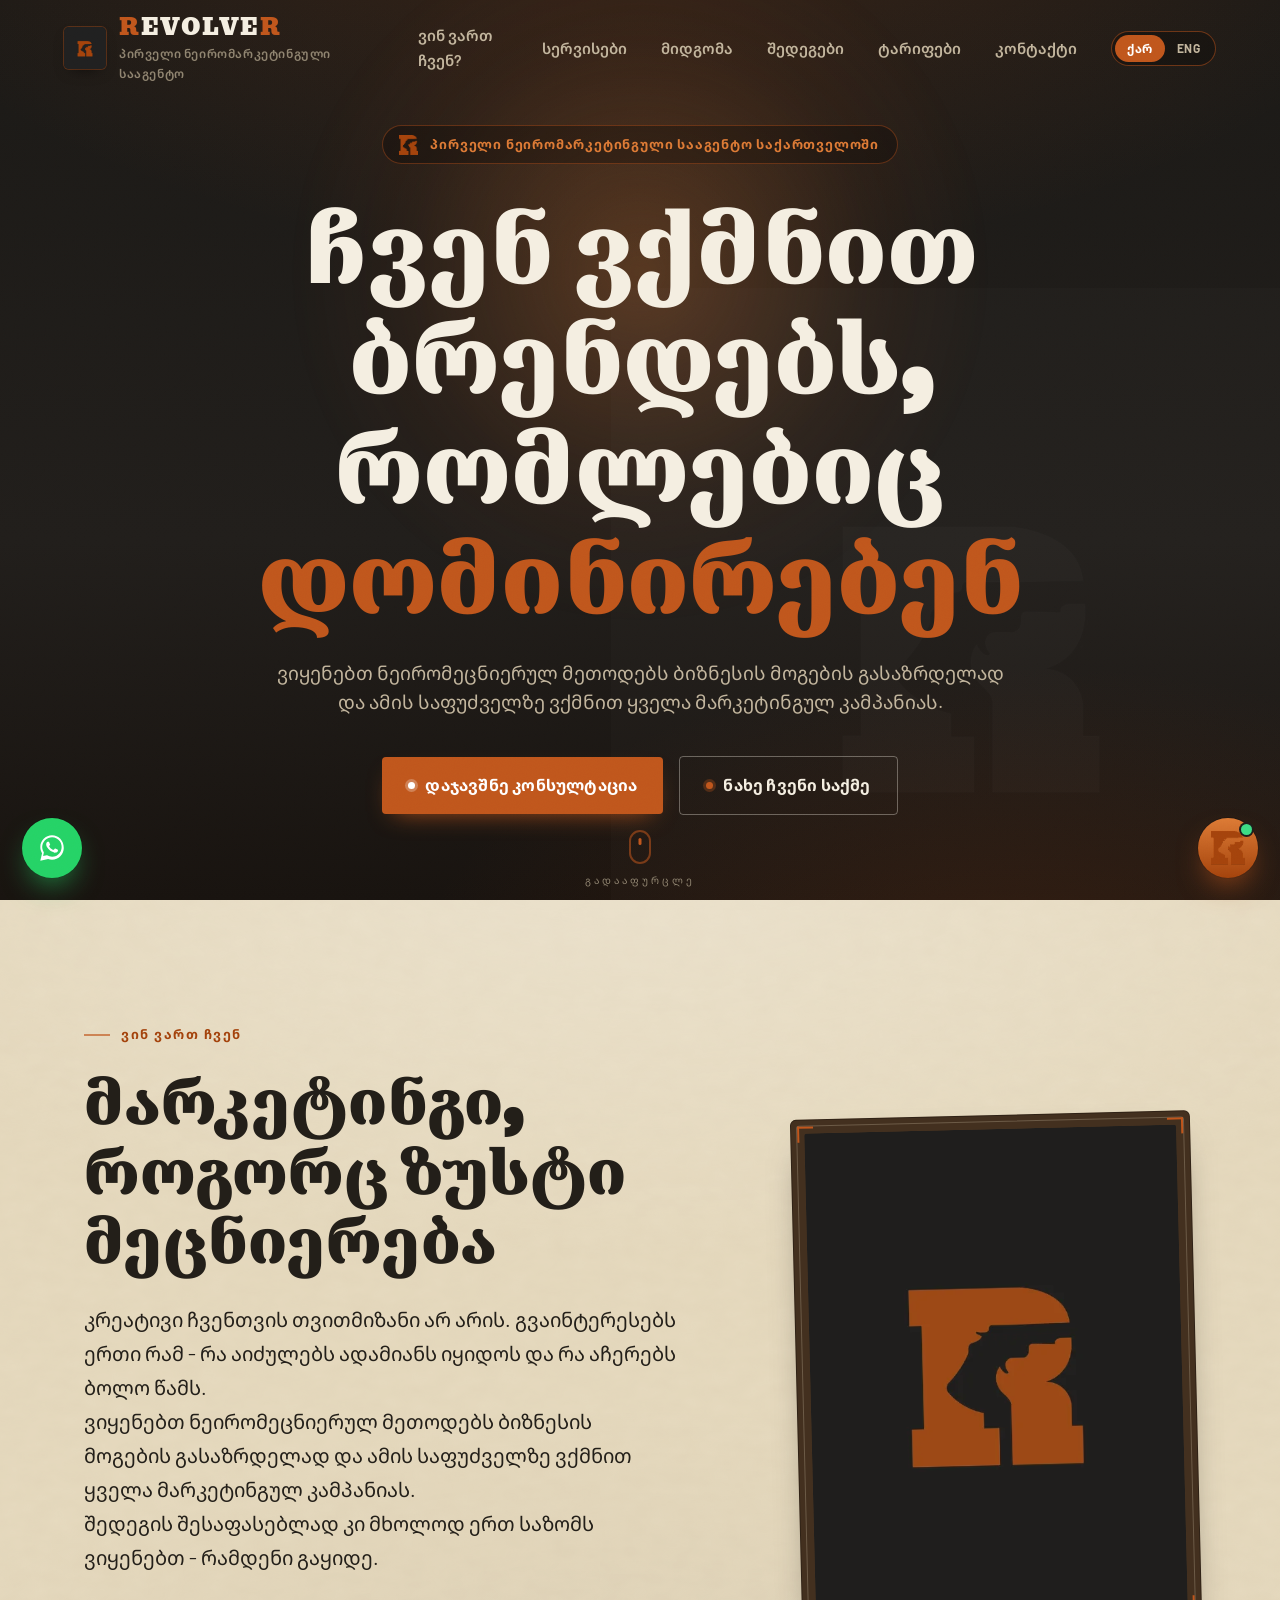
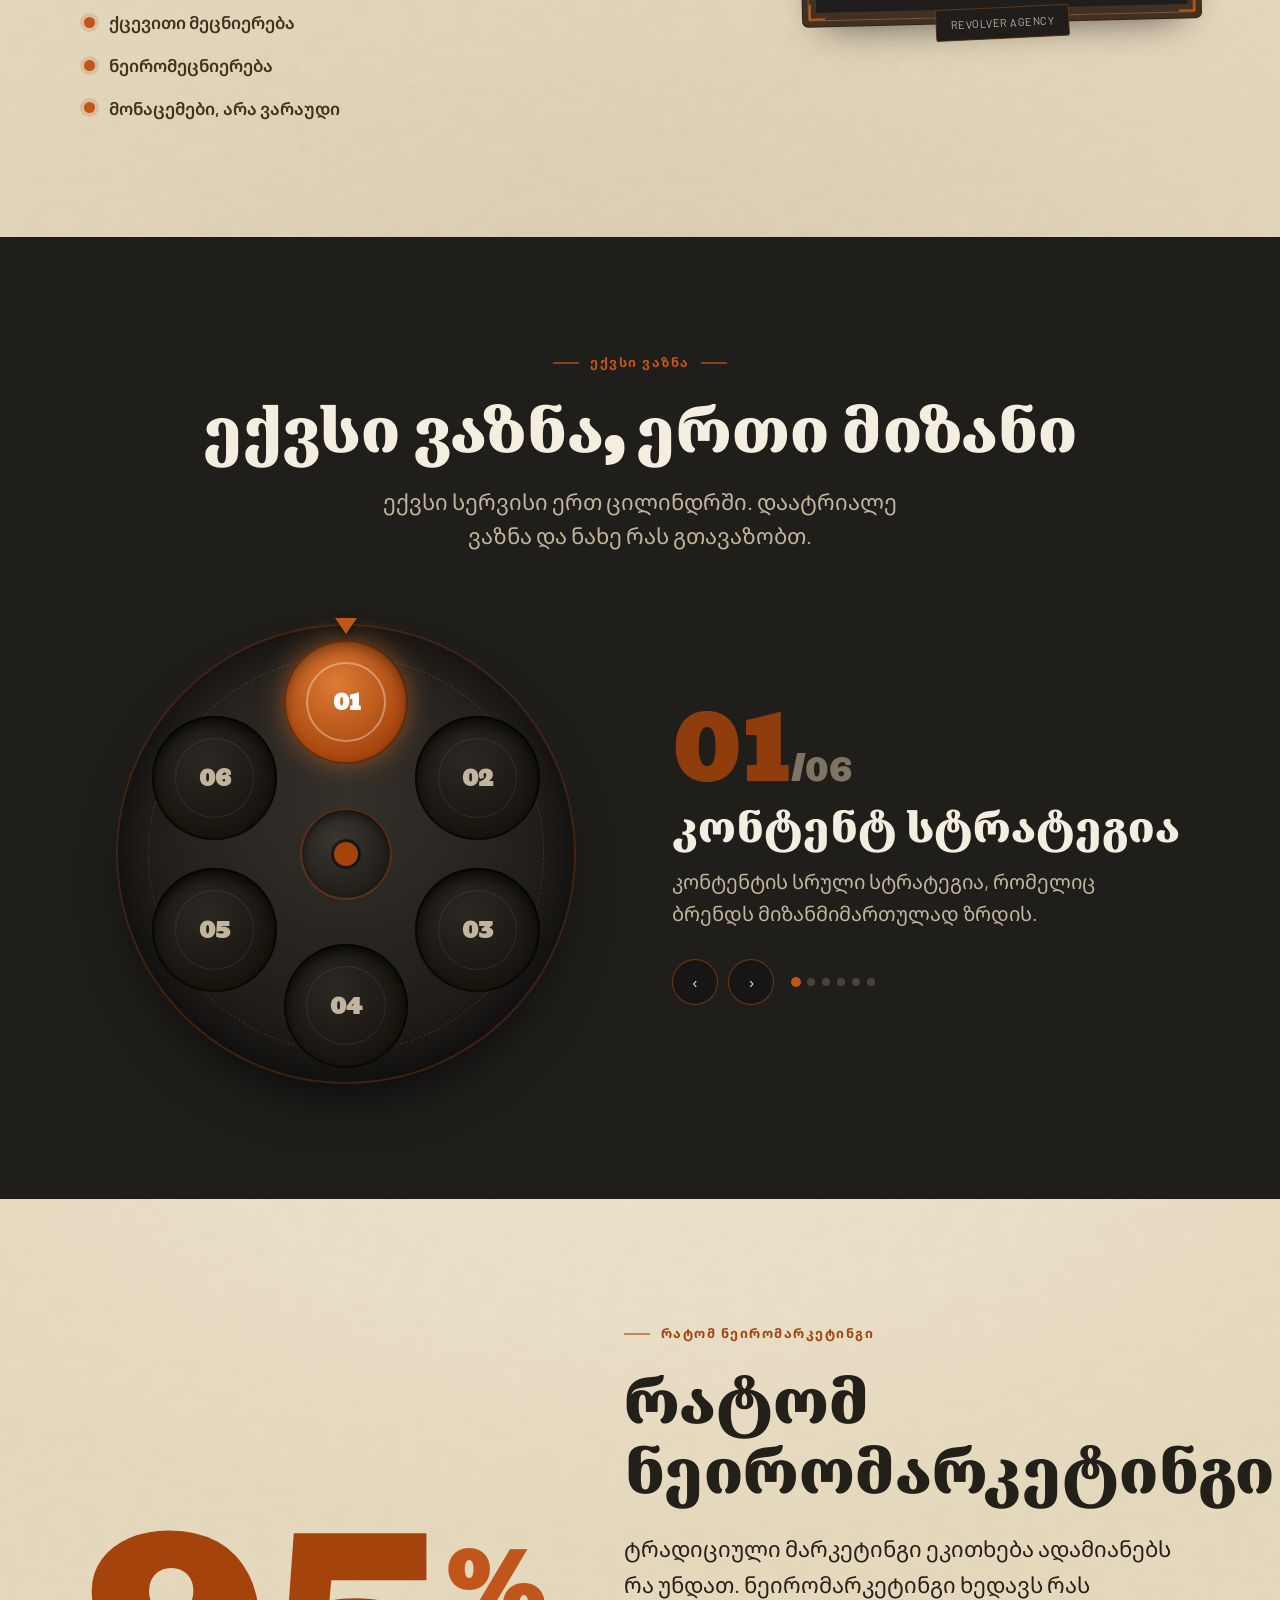
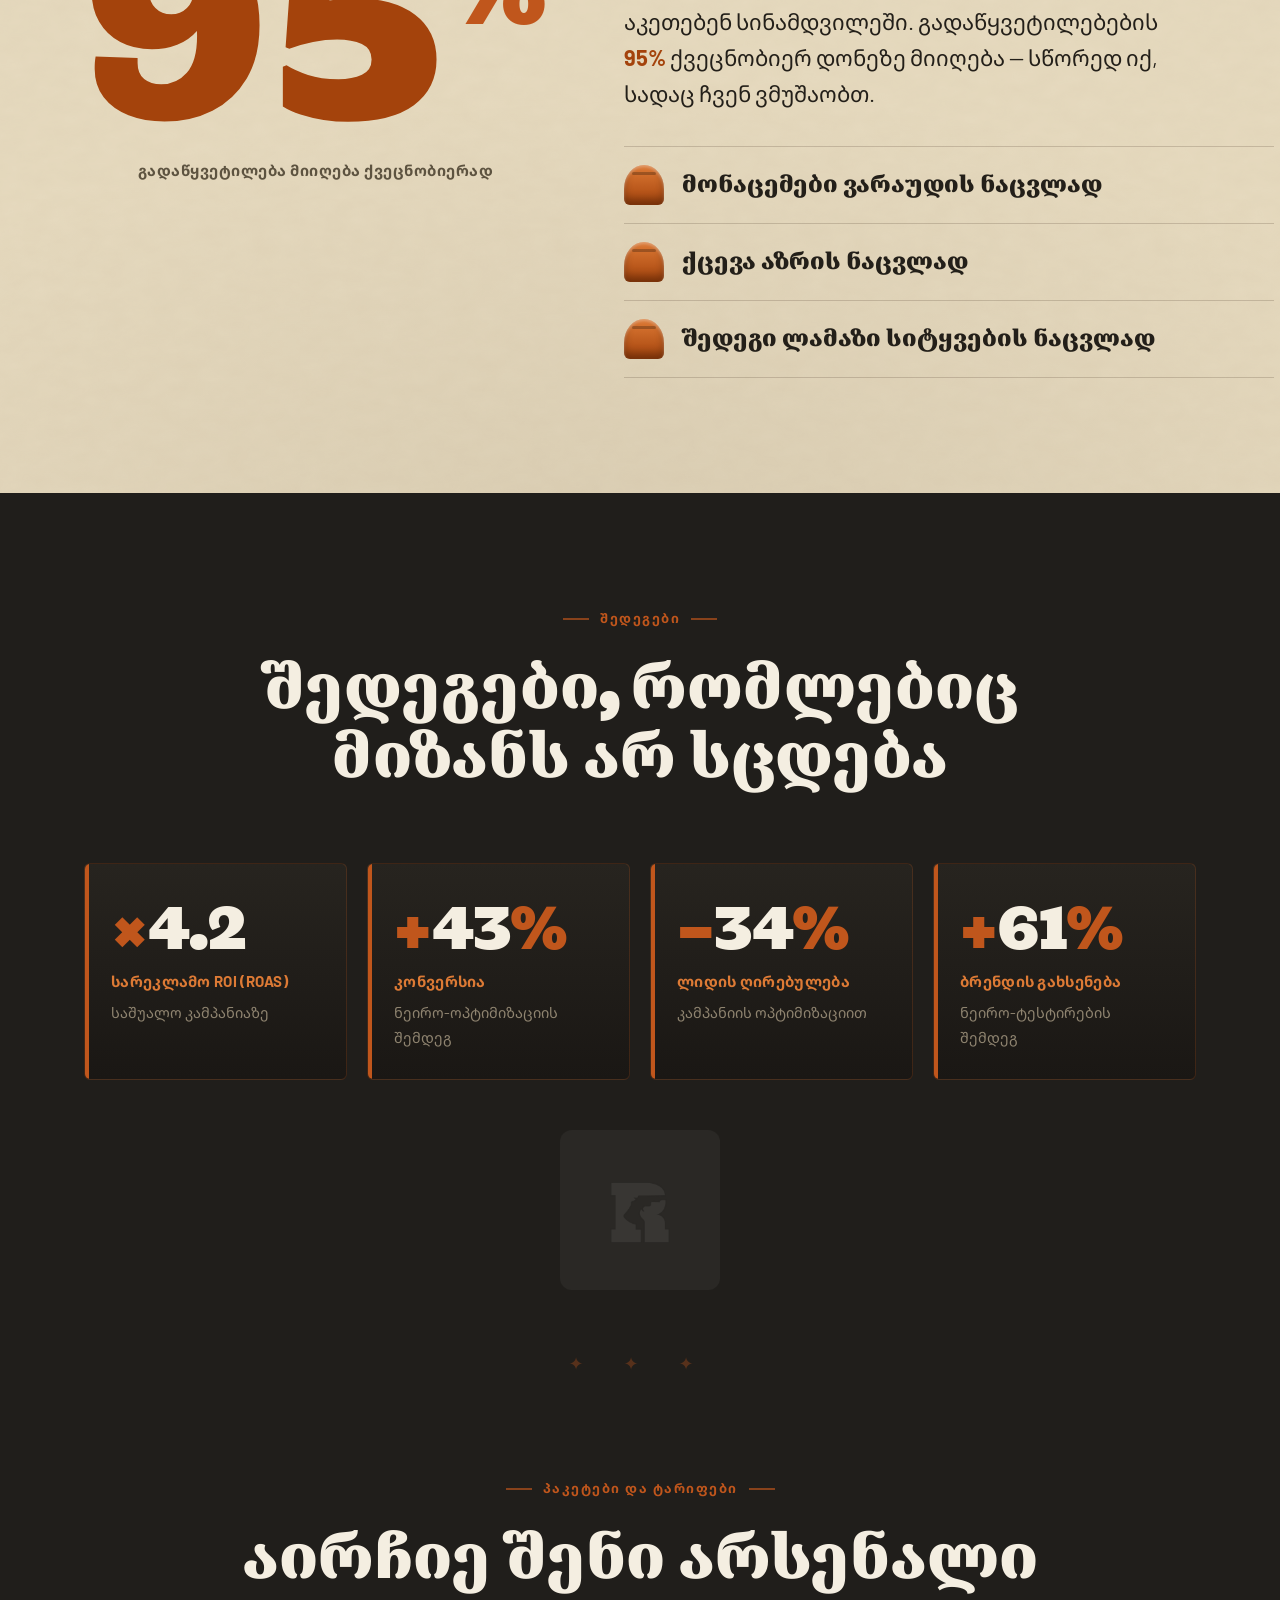
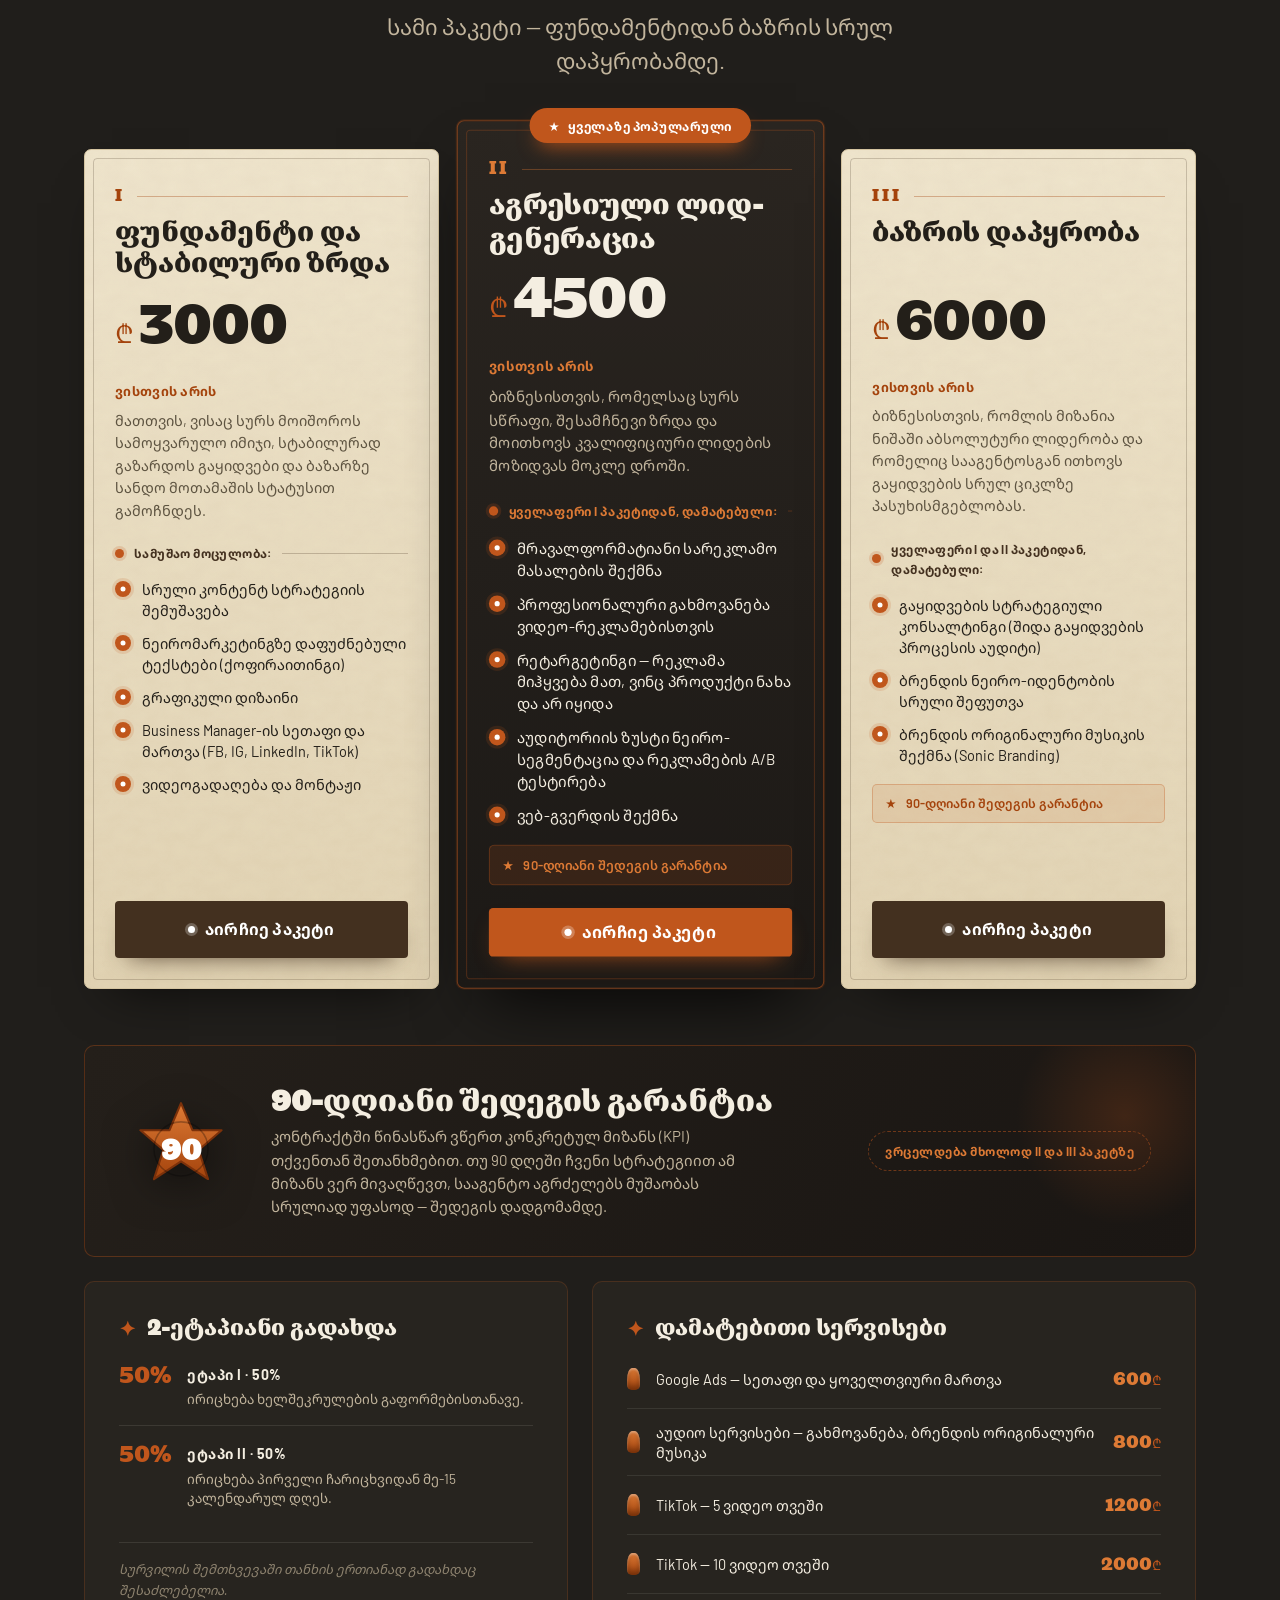
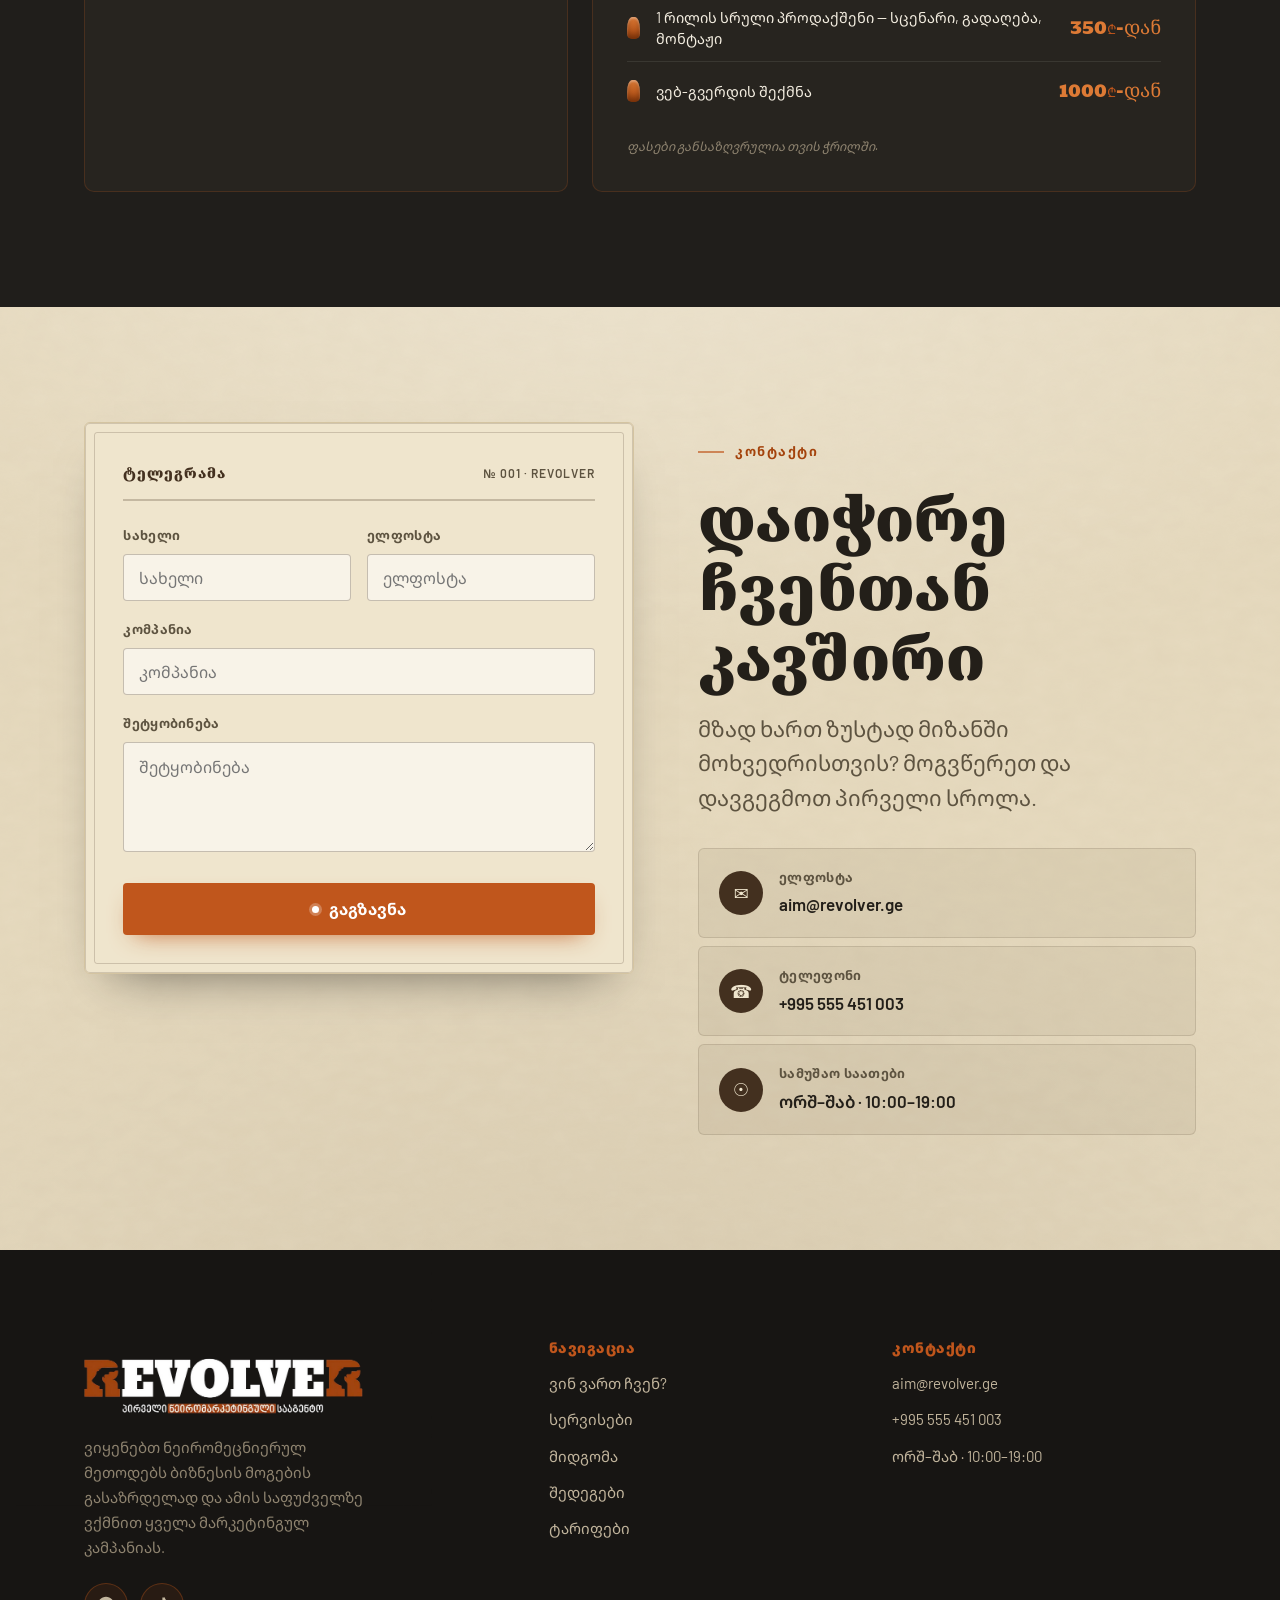
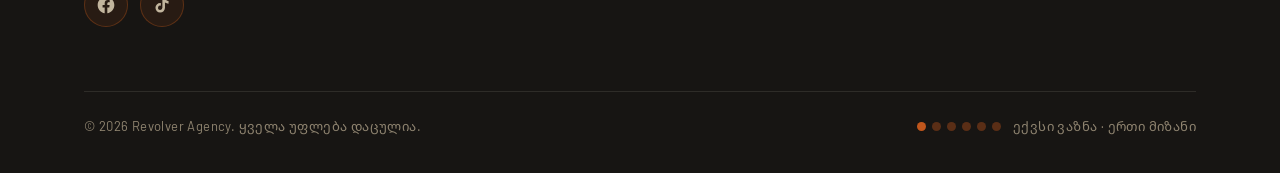
<file: index.html>
﻿<!DOCTYPE html>
<html lang="ka">
<head>
<!-- Google Tag Manager -->
<script>(function(w,d,s,l,i){w[l]=w[l]||[];w[l].push({'gtm.start':
new Date().getTime(),event:'gtm.js'});var f=d.getElementsByTagName(s)[0],
j=d.createElement(s),dl=l!='dataLayer'?'&l='+l:'';j.async=true;j.src=
'https://www.googletagmanager.com/gtm.js?id='+i+dl;f.parentNode.insertBefore(j,f);
})(window,document,'script','dataLayer','GTM-WTWTD8B8');</script>
<!-- End Google Tag Manager -->
<meta charset="UTF-8">
<meta name="viewport" content="width=device-width, initial-scale=1">
<title>Revolver Agency - პირველი ნეირომარკეტინგული სააგენტო საქართველოში</title>
<meta name="description" content="Revolver Agency — a neuromarketing agency that decodes the buying decision with science.">
<link rel="preconnect" href="https://fonts.googleapis.com">
<link rel="preconnect" href="https://fonts.gstatic.com" crossorigin>
<link href="https://fonts.googleapis.com/css2?family=Bevan&family=Barlow:wght@400;500;600;700;800&family=Noto+Serif+Georgian:wght@700;900&family=Noto+Sans+Georgian:wght@400;500;600;700;900&display=swap" rel="stylesheet">
<link rel="stylesheet" href="css/revolver.css">
</head>
<body>
<!-- Google Tag Manager (noscript) -->
<noscript><iframe src="https://www.googletagmanager.com/ns.html?id=GTM-WTWTD8B8"
height="0" width="0" style="display:none;visibility:hidden"></iframe></noscript>
<!-- End Google Tag Manager (noscript) -->

<!-- ===================== HEADER ===================== -->
<header class="site-header">
  <a class="brand" href="#home" aria-label="Revolver Agency">
    <img class="brand-mark" src="assets/revolver-mark.jpg" alt="Revolver Agency">
    <span>
      <span class="brand-name"><span>R</span>EVOLVE<span>R</span></span>
      <span class="brand-tag" data-i18n="brand.tag">პირველი ნეირომარკეტინგული სააგენტო</span>
    </span>
  </a>

  <nav class="nav" aria-label="Primary">
    <a href="#about" data-i18n="nav.about">ჩვენ შესახებ</a>
    <a href="#services" data-i18n="nav.services">სერვისები</a>
    <a href="#why" data-i18n="nav.why">მიდგომა</a>
    <a href="#results" data-i18n="nav.results">შედეგები</a>
    <a href="#pricing" data-i18n="nav.pricing">ტარიფები</a>
    <a href="#contact" data-i18n="nav.contact">კონტაქტი</a>
  </nav>

  <div class="header-right">
    <div class="lang-toggle" role="group" aria-label="Language">
      <button data-lang="ka">ქარ</button>
      <button data-lang="en">ENG</button>
    </div>
    <button class="btn-burger" aria-label="Menu"><span></span><span></span><span></span></button>
  </div>
</header>

<!-- ===================== HERO ===================== -->
<section class="section hero" id="home">
  <div class="hero-sun"></div>
  <img class="hero-watermark" src="assets/revolver-mark.jpg" alt="">
  <div class="dust" aria-hidden="true"></div>
  <video class="hero-video" autoplay muted loop playsinline>
    <source src="uploads/revolver firing.mp4" type="video/mp4">
  </video>

  <div class="wrap hero-inner">
    <span class="hero-kicker reveal"><img class="star-logo" src="assets/revolver-mark.png" alt="R"><span data-i18n="hero.kicker">ნეირომარკეტინგი · თბილისი</span></span>
    <h1 class="reveal" data-d="1">
      <span data-i18n="hero.h1a">ჩვენ ვმიზნავთ</span>
      <span class="hl" data-i18n="hero.h1b">ტვინს</span>
    </h1>
    <p class="hero-sub reveal" data-d="2" data-i18n="hero.sub">ნეირომარკეტინგული სააგენტო, რომელიც ყიდვის გადაწყვეტილებას მეცნიერებით ხსნის.</p>
    <div class="hero-cta reveal" data-d="3">
      <a class="btn" href="#contact"><span class="bullet"></span><span data-i18n="hero.cta1">დაჯავშნე კონსულტაცია</span></a>
      <a class="btn btn-ghost" href="#results"><span class="bullet"></span><span data-i18n="hero.cta2">ნახე ჩვენი საქმე</span></a>
    </div>
  </div>

  <a class="scroll-cue" href="#about" aria-hidden="true">
    <span class="barrel"></span>
    <span data-i18n="hero.scroll">გადააფურცლე</span>
  </a>
</section>

<!-- ===================== ABOUT ===================== -->
<section class="section s-parchment" id="about">
  <div class="wrap about-grid">
    <div class="reveal">
      <span class="kicker" data-i18n="about.kicker">ვინ ვართ ჩვენ</span>
      <h2 class="section-title" data-i18n="about.title">მეცნიერება ვაზნაში ჩატენილი</h2>
      <p class="about-body" data-i18n-html="about.body">Revolver Agency არის ნეირომარკეტინგული სააგენტო...</p>
      <ul class="about-points">
        <li><span class="dot"></span><span data-i18n="about.p1">ქცევითი მეცნიერება</span></li>
        <li><span class="dot"></span><span data-i18n="about.p2">ნეირომეცნიერება</span></li>
        <li><span class="dot"></span><span data-i18n="about.p3">მონაცემები, არა ვარაუდი</span></li>
      </ul>
    </div>
    <div class="reveal" data-d="2">
      <div class="frame">
        <span class="corner tl"></span><span class="corner tr"></span>
        <span class="corner bl"></span><span class="corner br"></span>
        <image-slot id="about-photo" shape="rect" radius="3" placeholder="agency / team photo"></image-slot>
        <span class="frame-cap" data-i18n="about.cap">სააგენტოს ფოტო</span>
      </div>
    </div>
  </div>
</section>

<!-- ===================== SERVICES — revolver cylinder ===================== -->
<section class="section s-dark" id="services">
  <div class="wrap">
    <div class="services-head reveal">
      <span class="kicker both" data-i18n="svc.kicker">ექვსი ვაზნა</span>
      <h2 class="section-title" data-i18n="svc.title">ექვსი ვაზნა, ერთი მიზანი</h2>
      <p class="lead" style="text-align:center;margin-top:18px;" data-i18n="svc.sub">ექვსი სერვისი ერთ ცილინდრში.</p>
    </div>

    <div class="cyl-layout">
      <div class="reveal">
        <div class="cyl-stage">
          <div class="cyl-pin"><span class="tri"></span></div>
          <div class="cyl">
            <div class="cyl-ring"></div>
            <div class="cyl-hub"></div>
            <!-- chambers injected by JS -->
          </div>
        </div>
        <!-- mobile fallback list -->
        <div class="svc-list"></div>
      </div>

      <div class="cyl-detail reveal" data-d="1">
        <div class="cyl-count"><span class="cur">01</span><small>/06</small></div>
        <div class="switching show">
          <h3>—</h3>
          <p>—</p>
        </div>
        <div class="cyl-nav">
          <button class="prev" type="button" data-i18n-aria="svc.prev" aria-label="Prev">‹</button>
          <button class="next" type="button" data-i18n-aria="svc.next" aria-label="Next">›</button>
          <span class="cyl-progress">
            <i class="on"></i><i></i><i></i><i></i><i></i><i></i>
          </span>
        </div>
      </div>
    </div>
  </div>
</section>

<!-- ===================== WHY ===================== -->
<section class="section s-parchment" id="why">
  <div class="wrap why-grid">
    <div class="why-stat reveal">
      <div class="why-big"><span>95</span><span class="pct">%</span></div>
      <div class="why-stat-cap" data-i18n="why.statcap">გადაწყვეტილება მიიღება ქვეცნობიერად</div>
    </div>
    <div class="reveal" data-d="1">
      <span class="kicker" data-i18n="why.kicker">რატომ ნეირომარკეტინგი</span>
      <h2 class="section-title" data-i18n="why.title">რატომ ნეირომარკეტინგი</h2>
      <p class="why-body" data-i18n-html="why.body">...</p>
      <ul class="why-contrasts">
        <li><span class="casing"></span><span data-i18n="why.c1">მონაცემები ვარაუდის ნაცვლად</span></li>
        <li><span class="casing"></span><span data-i18n="why.c2">ქცევა აზრის ნაცვლად</span></li>
        <li><span class="casing"></span><span data-i18n="why.c3">შედეგი ლამაზი სიტყვების ნაცვლად</span></li>
      </ul>
    </div>
  </div>
</section>

<!-- ===================== RESULTS ===================== -->
<section class="section s-dark" id="results">
  <div class="wrap">
    <div class="results-head reveal">
      <span class="kicker both" data-i18n="res.kicker">შედეგები</span>
      <h2 class="section-title" data-i18n="res.title">შედეგები, რომლებიც ისვრის ზუსტად</h2>
    </div>
    <div class="results-grid">
      <div class="stat-card reveal"><div class="stat-num"></div><div class="stat-label" data-i18n="res.l1">კონვერსია</div><div class="stat-sub" data-i18n="res.s1">რებრენდინგის შემდეგ</div></div>
      <div class="stat-card reveal" data-d="1"><div class="stat-num"></div><div class="stat-label" data-i18n="res.l2">ჩართულობა</div><div class="stat-sub" data-i18n="res.s2">რეკლამის ტესტირების შემდეგ</div></div>
      <div class="stat-card reveal" data-d="2"><div class="stat-num"></div><div class="stat-label" data-i18n="res.l3">მოპოვების ხარჯი</div><div class="stat-sub" data-i18n="res.s3">კამპანიის ოპტიმიზაციით</div></div>
      <div class="stat-card reveal" data-d="3"><div class="stat-num"></div><div class="stat-label" data-i18n="res.l4">კლიენტი</div><div class="stat-sub" data-i18n="res.s4">გვიბრუნდება</div></div>
    </div>
    <div class="results-mark"><img src="assets/revolver-mark.jpg" alt="Revolver"></div>
  </div>
</section>

<!-- ===================== PRICING / PACKAGES ===================== -->
<section class="section s-dark" id="pricing">
  <div class="wrap">
    <div class="pricing-head reveal">
      <span class="kicker both" data-i18n="pkg.kicker">პაკეტები და ტარიფები</span>
      <h2 class="section-title" data-i18n="pkg.title">აირჩიე შენი არსენალი</h2>
      <p class="lead" style="text-align:center;margin-top:18px;" data-i18n="pkg.sub">სამი პაკეტი.</p>
    </div>

    <div class="pricing-grid" id="pricingGrid">
      <!-- cards injected by JS -->
    </div>

    <!-- 90-day guarantee -->
    <div class="guarantee reveal">
      <div class="sheriff-badge" aria-hidden="true">
        <svg viewBox="0 0 100 100">
          <defs>
            <linearGradient id="badgeGrad" x1="0" y1="0" x2="0" y2="1">
              <stop offset="0" stop-color="#dd7a35"/>
              <stop offset="1" stop-color="#a4430c"/>
            </linearGradient>
          </defs>
          <polygon points="50,4 61,30 89,30 67,49 76,77 50,60 24,77 33,49 11,30 39,30"
            fill="url(#badgeGrad)" stroke="#7c310a" stroke-width="2" stroke-linejoin="round"/>
          <circle cx="50" cy="48" r="26" fill="none" stroke="rgba(0,0,0,.28)" stroke-width="1.5"/>
        </svg>
        <span class="days"><b>90</b><span data-i18n="hero.scroll" style="visibility:hidden;height:0;"></span></span>
      </div>
      <div class="guarantee-body">
        <h3 data-i18n="pkg.guar.title">90-დღიანი შედეგის გარანტია</h3>
        <p data-i18n="pkg.guar.body">...</p>
      </div>
      <span class="guarantee-tag" data-i18n="pkg.guar.tag">ვრცელდება II და III პაკეტზე</span>
    </div>

    <!-- payment + add-ons -->
    <div class="pkg-extra">
      <div class="extra-card reveal">
        <h4><span class="ic">✦</span><span data-i18n="pkg.pay.title">ორ-ეტაპიანი გადახდა</span></h4>
        <div class="pay-stage">
          <span class="pct">50%</span>
          <span><span class="pl" data-i18n="pkg.pay.s1l">ეტაპი I · 50%</span><span class="pv" data-i18n="pkg.pay.s1v">ხელშეკრულების გაფორმებისთანავე.</span></span>
        </div>
        <div class="pay-stage">
          <span class="pct">50%</span>
          <span><span class="pl" data-i18n="pkg.pay.s2l">ეტაპი II · 50%</span><span class="pv" data-i18n="pkg.pay.s2v">მე-15 დღეს.</span></span>
        </div>
        <p class="pay-note" data-i18n="pkg.pay.note">ერთიანი გადახდაც შესაძლებელია.</p>
      </div>

      <div class="extra-card reveal" data-d="1">
        <h4><span class="ic">✦</span><span data-i18n="pkg.add.title">დამატებითი სერვისები</span></h4>
        <ul class="addon-list" id="addonList"></ul>
        <p class="addon-note" data-i18n="pkg.add.note">ფასები თვის ჭრილში.</p>
      </div>
    </div>
  </div>
</section>

<!-- ===================== CONTACT ===================== -->
<section class="section s-parchment" id="contact">
  <div class="wrap contact-grid">
    <div class="reveal">
      <div class="telegram">
        <div class="tg-head">
          <span class="tg-title" data-i18n="ct.formtitle">ტელეგრამა</span>
          <span class="tg-no">№ 001 · REVOLVER</span>
        </div>
        <form class="contact-form" novalidate>
          <div class="form-row">
            <div class="field">
              <label data-i18n="ct.f.name">სახელი</label>
              <input type="text" name="name" required data-i18n-ph="ct.f.name">
            </div>
            <div class="field">
              <label data-i18n="ct.f.email">ელფოსტა</label>
              <input type="email" name="email" required data-i18n-ph="ct.f.email">
            </div>
          </div>
          <div class="field">
            <label data-i18n="ct.f.company">კომპანია</label>
            <input type="text" name="company" data-i18n-ph="ct.f.company">
          </div>
          <div class="field">
            <label data-i18n="ct.f.message">შეტყობინება</label>
            <textarea name="message" required data-i18n-ph="ct.f.message"></textarea>
          </div>
          <button class="btn" type="submit"><span class="bullet"></span><span data-i18n="ct.send">გაგზავნა</span></button>
        </form>
      </div>
    </div>

    <div class="contact-aside reveal" data-d="1">
      <span class="kicker" data-i18n="ct.kicker">კონტაქტი</span>
      <h2 class="section-title" data-i18n="ct.title">დაიჭირე ჩვენთან კავშირი</h2>
      <p class="lead" data-i18n="ct.body">მზად ხართ ზუსტად მიზანში მოხვედრისთვის?</p>
      <div class="contact-info">
        <a class="info-row" href="mailto:aim@revolver.ge">
          <span class="ic">✉</span>
          <span><span class="l" data-i18n="ct.i.email">ელფოსტა</span><span class="v">aim@revolver.ge</span></span>
        </a>
        <a class="info-row" href="tel:+995555451003">
          <span class="ic">☎</span>
          <span><span class="l" data-i18n="ct.i.addr">ტელეფონი</span><span class="v" data-i18n="ct.i.addrval">+995 555 451 003</span></span>
        </a>
        <div class="info-row">
          <span class="ic">☉</span>
          <span><span class="l" data-i18n="ct.i.hours">სამუშაო საათები</span><span class="v" data-i18n="ct.i.hoursval">ორშ–პარ · 10:00–19:00</span></span>
        </div>
      </div>
    </div>
  </div>
</section>

<!-- ===================== FOOTER ===================== -->
<footer class="footer">
  <div class="wrap">
    <div class="footer-top">
      <div>
        <img class="footer-word" src="assets/revolver-wordmark.png" alt="Revolver — the first neuromarketing agency">
        <p class="footer-blurb" data-i18n="foot.blurb">ნეირომარკეტინგული სააგენტო.</p>
        <div class="footer-social">
          <a class="soc-link" href="https://www.facebook.com/p/Revolver-Agency-61581314082875/" target="_blank" rel="noopener" aria-label="Facebook">
            <svg viewBox="0 0 24 24" fill="currentColor" aria-hidden="true"><path d="M22 12.06C22 6.5 17.52 2 12 2S2 6.5 2 12.06c0 5 3.66 9.15 8.44 9.9v-7H7.9v-2.9h2.54V9.85c0-2.51 1.49-3.9 3.78-3.9 1.09 0 2.24.2 2.24.2v2.46h-1.26c-1.24 0-1.63.78-1.63 1.57v1.88h2.78l-.44 2.9h-2.34v7C18.34 21.21 22 17.06 22 12.06z"/></svg>
          </a>
          <a class="soc-link" href="https://www.tiktok.com/@revolver_agency" target="_blank" rel="noopener" aria-label="TikTok">
            <svg viewBox="0 0 24 24" fill="currentColor" aria-hidden="true"><path d="M16.6 5.82a4.28 4.28 0 0 1-1.06-2.82h-3.1v12.4a2.59 2.59 0 0 1-2.59 2.5 2.59 2.59 0 1 1 .73-5.07v-3.16a5.71 5.71 0 0 0-.73-.05 5.71 5.71 0 1 0 5.71 5.71V9.01a7.35 7.35 0 0 0 4.29 1.37V7.28a4.28 4.28 0 0 1-3.16-1.46z"/></svg>
          </a>
        </div>
      </div>
      <div class="footer-col">
        <h4 data-i18n="foot.nav">ნავიგაცია</h4>
        <a href="#about" data-i18n="nav.about">ჩვენ შესახებ</a>
        <a href="#services" data-i18n="nav.services">სერვისები</a>
        <a href="#why" data-i18n="nav.why">მიდგომა</a>
        <a href="#results" data-i18n="nav.results">შედეგები</a>
        <a href="#pricing" data-i18n="nav.pricing">ტარიფები</a>
      </div>
      <div class="footer-col">
        <h4 data-i18n="foot.contact">კონტაქტი</h4>
        <a href="mailto:aim@revolver.ge">aim@revolver.ge</a>
        <a href="tel:+995555451003" data-i18n="ct.i.addrval">+995 555 451 003</a>
        <p data-i18n="ct.i.hoursval">ორშ–შაბ · 10:00–19:00</p>
      </div>
    </div>
    <div class="footer-bar">
      <span>© 2026 Revolver Agency. <span data-i18n="foot.rights">ყველა უფლება დაცულია.</span></span>
      <span class="footer-made" style="display:flex;align-items:center;gap:12px;">
        <span class="chambers"><i></i><i></i><i></i><i></i><i></i><i></i></span>
        <span data-i18n="foot.made">ექვსი ვაზნა · ერთი მიზანი</span>
      </span>
    </div>
  </div>
</footer>

<!-- WhatsApp floating button -->
<a class="wa-float" href="https://wa.me/995555451003" target="_blank" rel="noopener" aria-label="WhatsApp">
  <svg viewBox="0 0 32 32" fill="currentColor" aria-hidden="true"><path d="M16.04 4C9.95 4 5 8.95 5 15.04c0 2.13.6 4.12 1.64 5.81L5 28l7.32-1.6a11 11 0 0 0 3.72.65h.01c6.09 0 11.04-4.95 11.04-11.04C27.09 8.95 22.13 4 16.04 4zm0 20.18h-.01a9.1 9.1 0 0 1-4.64-1.27l-.33-.2-3.43.75.73-3.34-.22-.34a9.13 9.13 0 1 1 7.9 4.4zm5.01-6.84c-.27-.14-1.62-.8-1.87-.89-.25-.09-.43-.14-.61.14-.18.27-.7.89-.86 1.07-.16.18-.32.2-.59.07-.27-.14-1.16-.43-2.2-1.36-.81-.72-1.36-1.62-1.52-1.89-.16-.27-.02-.42.12-.55.12-.12.27-.32.41-.48.14-.16.18-.27.27-.45.09-.18.05-.34-.02-.48-.07-.14-.61-1.47-.84-2.01-.22-.53-.44-.46-.61-.46-.16-.01-.34-.01-.52-.01s-.48.07-.73.34c-.25.27-.96.94-.96 2.29 0 1.35.98 2.66 1.12 2.84.14.18 1.93 2.95 4.68 4.13.65.28 1.16.45 1.56.58.65.21 1.25.18 1.72.11.52-.08 1.62-.66 1.84-1.3.23-.64.23-1.18.16-1.3-.07-.11-.25-.18-.52-.32z"/></svg>
</a>

<!-- toast -->
<div class="toast" role="status" aria-live="polite"><span class="dot"></span><span class="toast-msg"></span></div>

<template id="__bundler_thumbnail">
  <svg xmlns="http://www.w3.org/2000/svg" viewBox="0 0 100 100"><rect width="100" height="100" fill="#201e1b"/><text x="50" y="64" font-family="Georgia,serif" font-size="48" font-weight="900" fill="#c0561c" text-anchor="middle">R</text></svg>
</template>

<script src="image-slot.js"></script>
<script src="js/i18n.js"></script>
<script src="js/app.js"></script>
<script src="js/chat.js"></script>
</body>
</html>
</file>
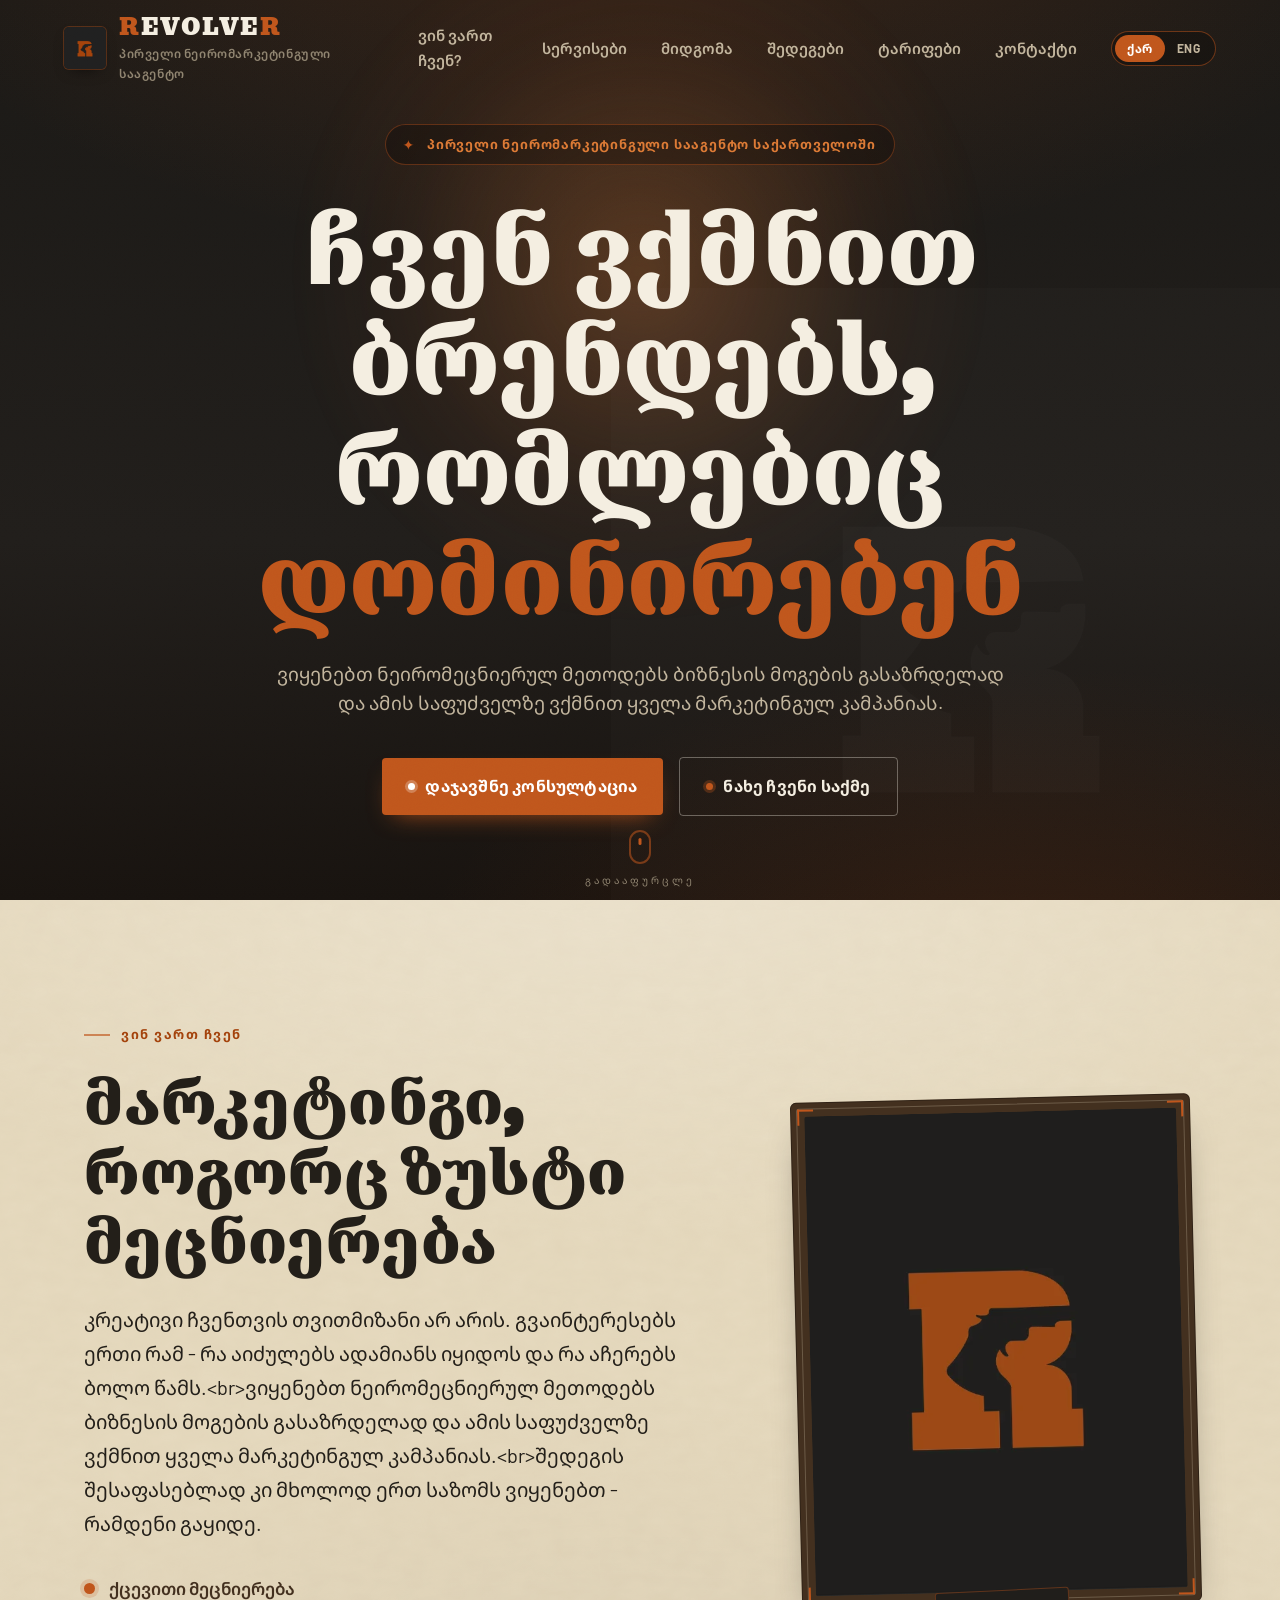
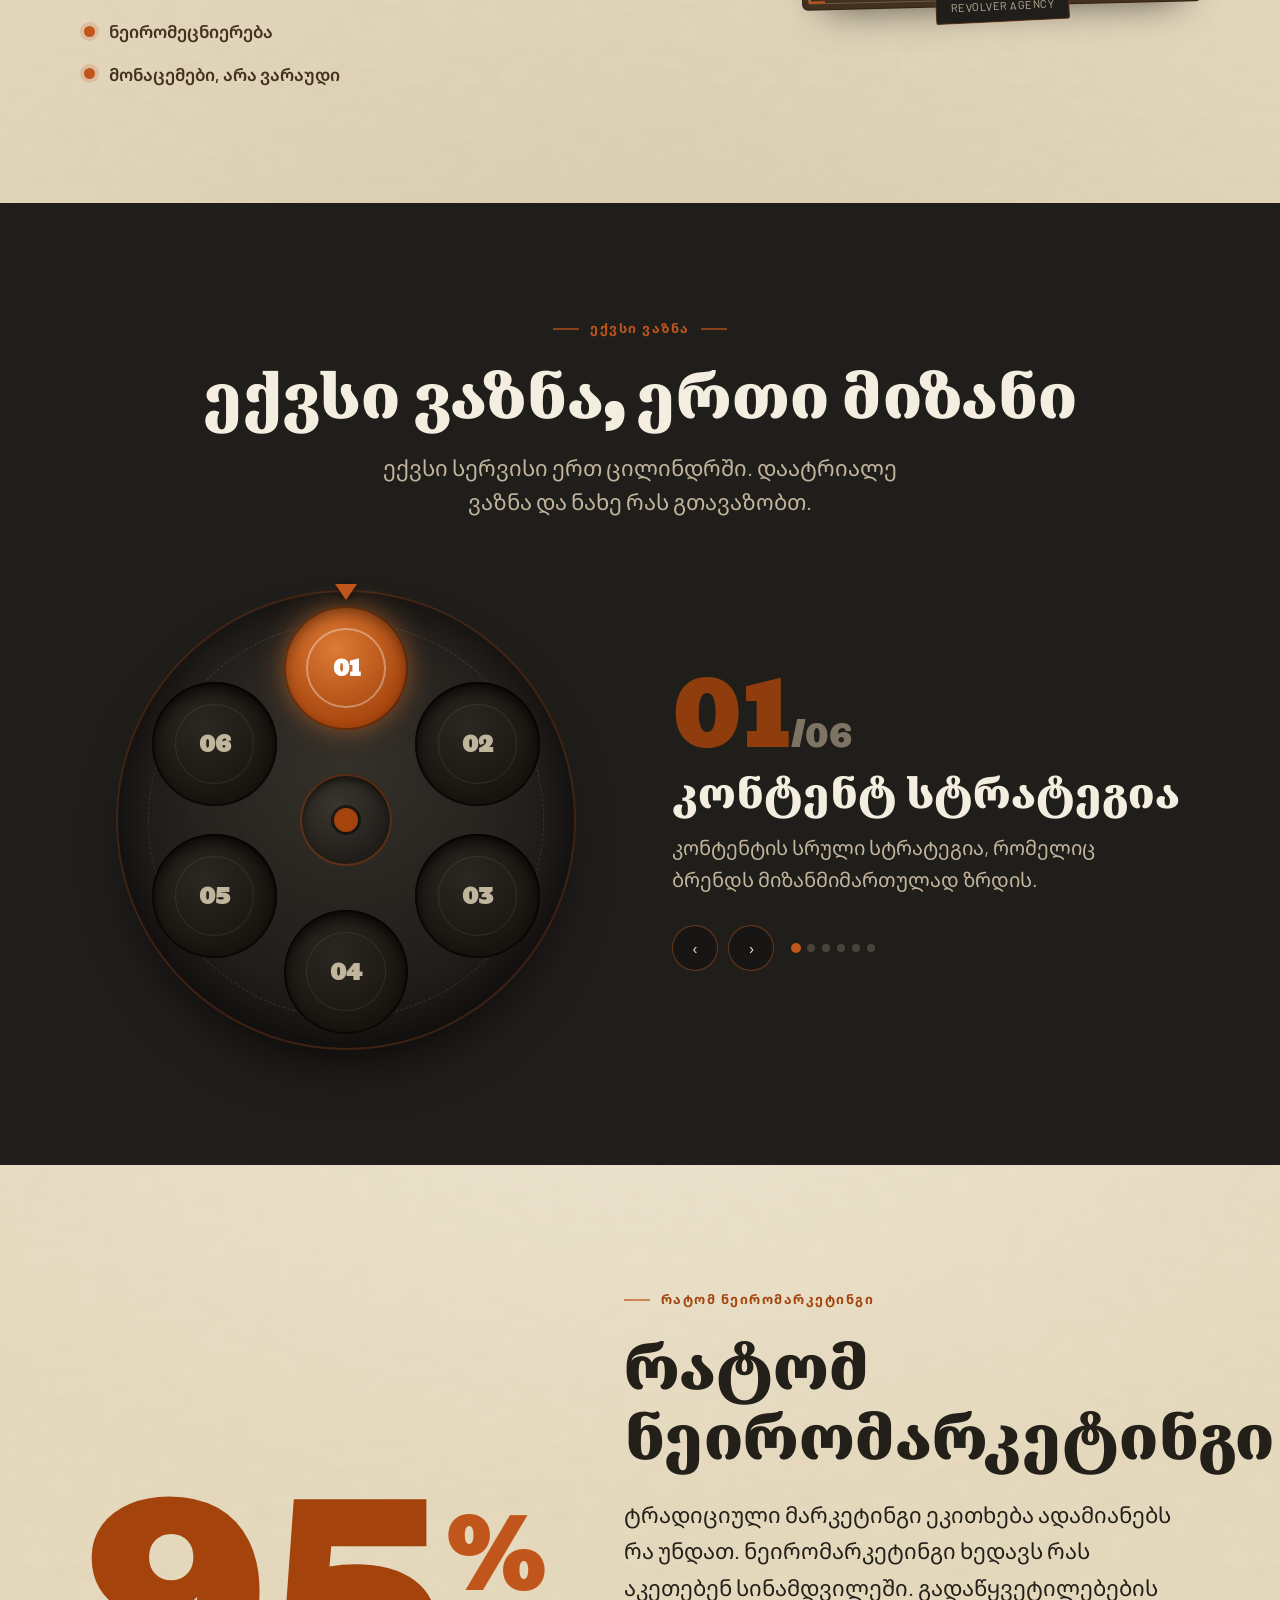
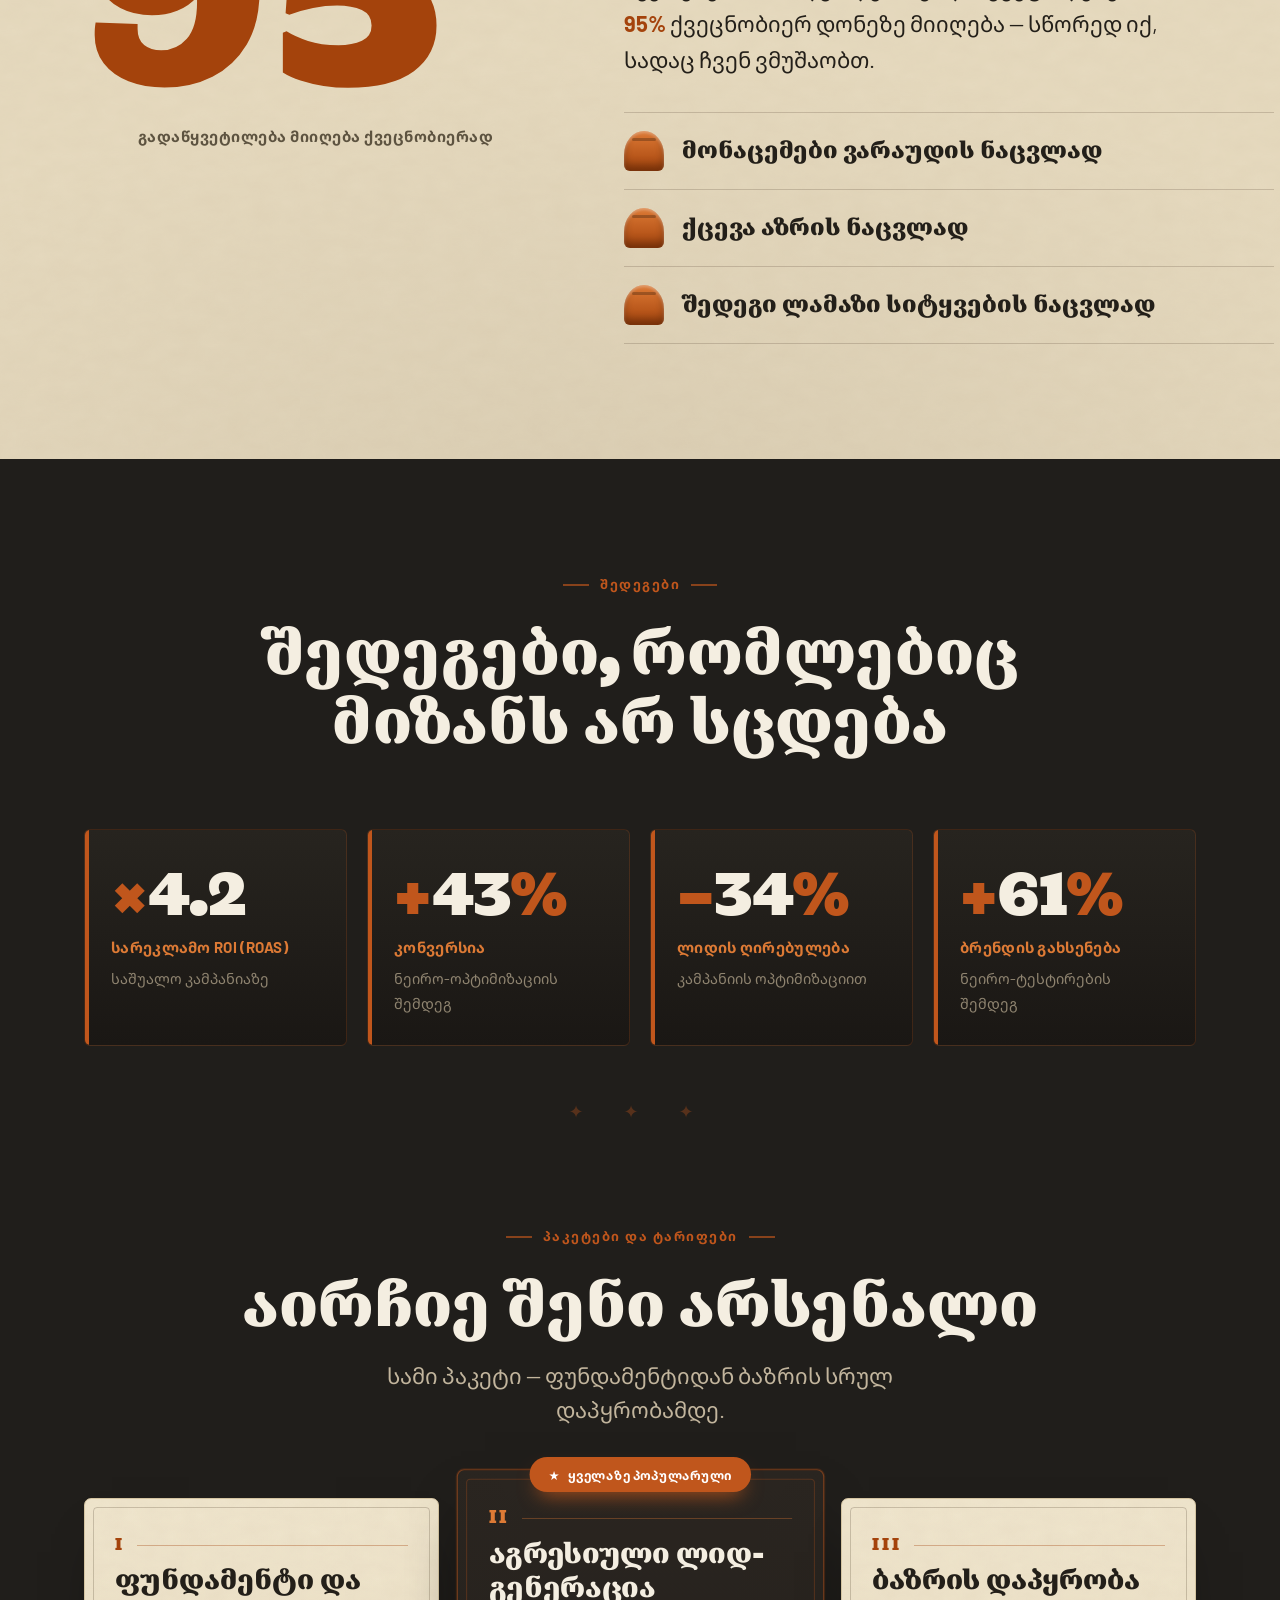
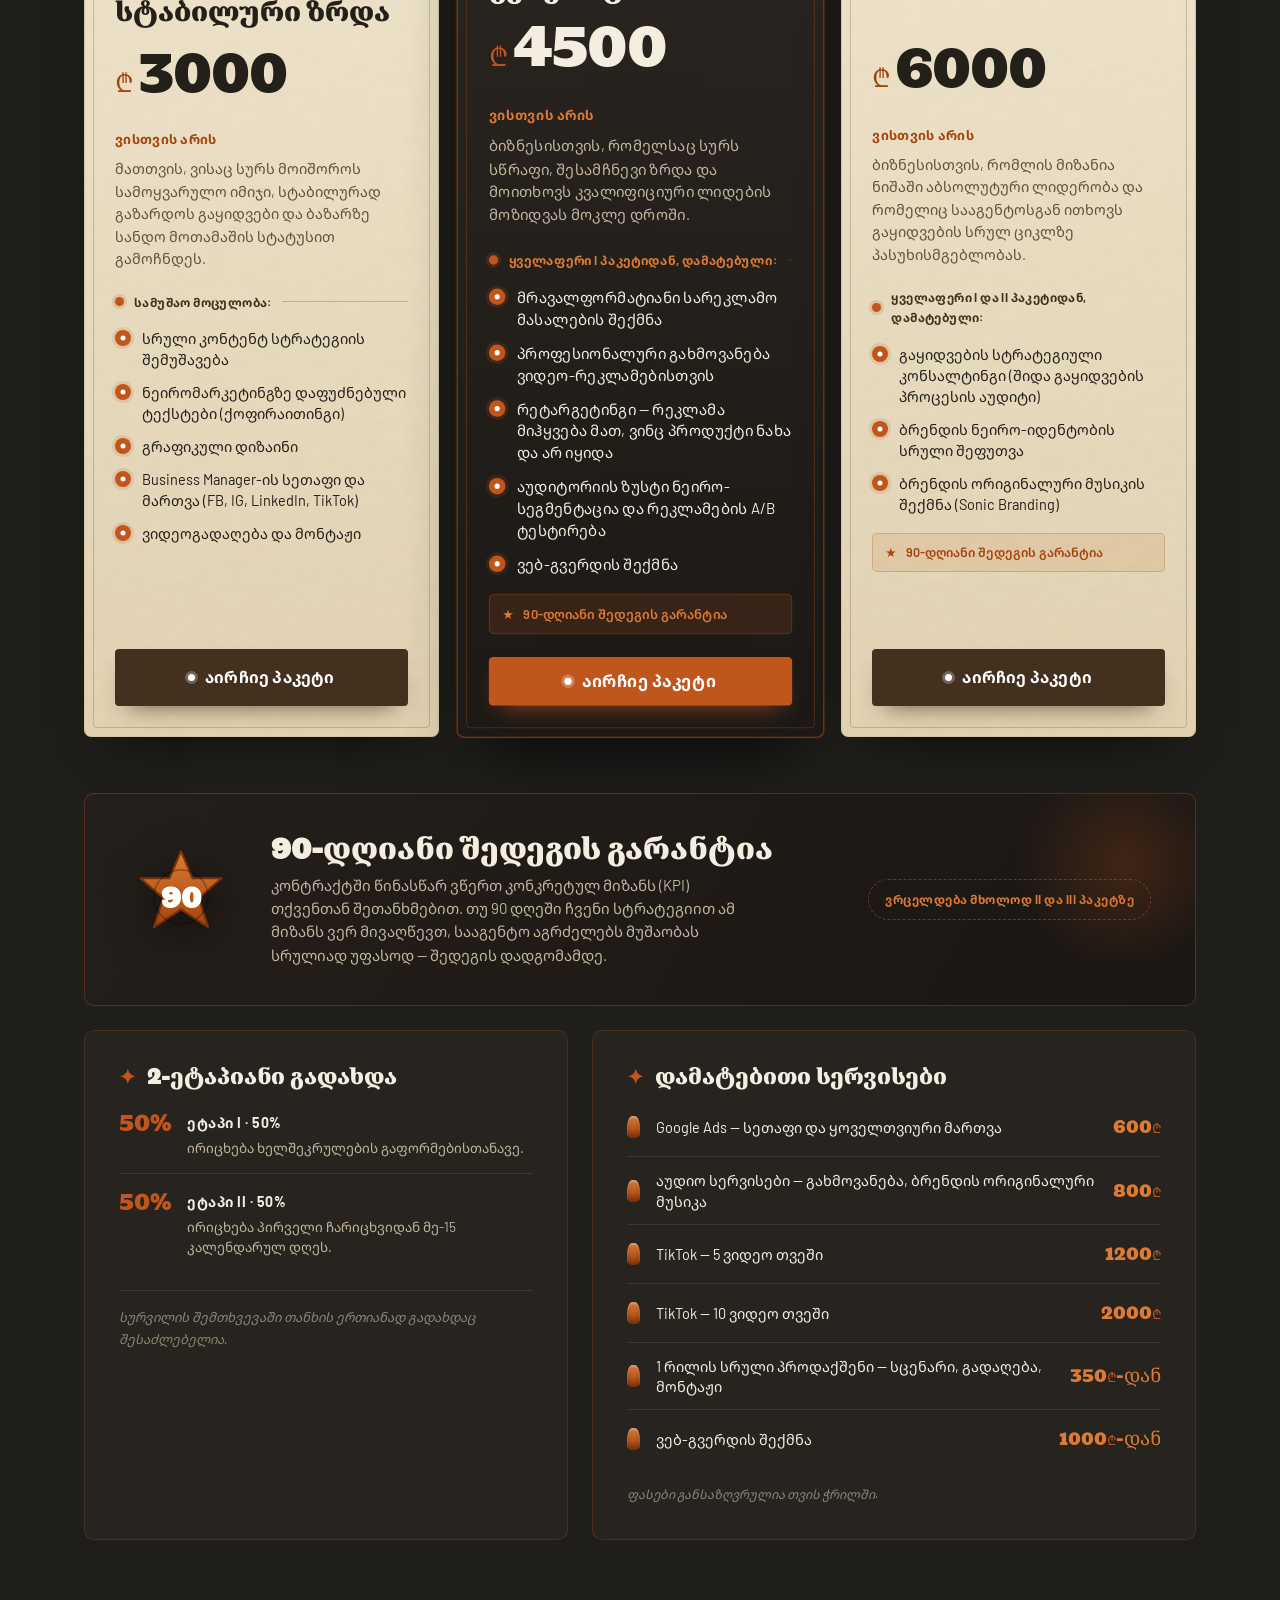
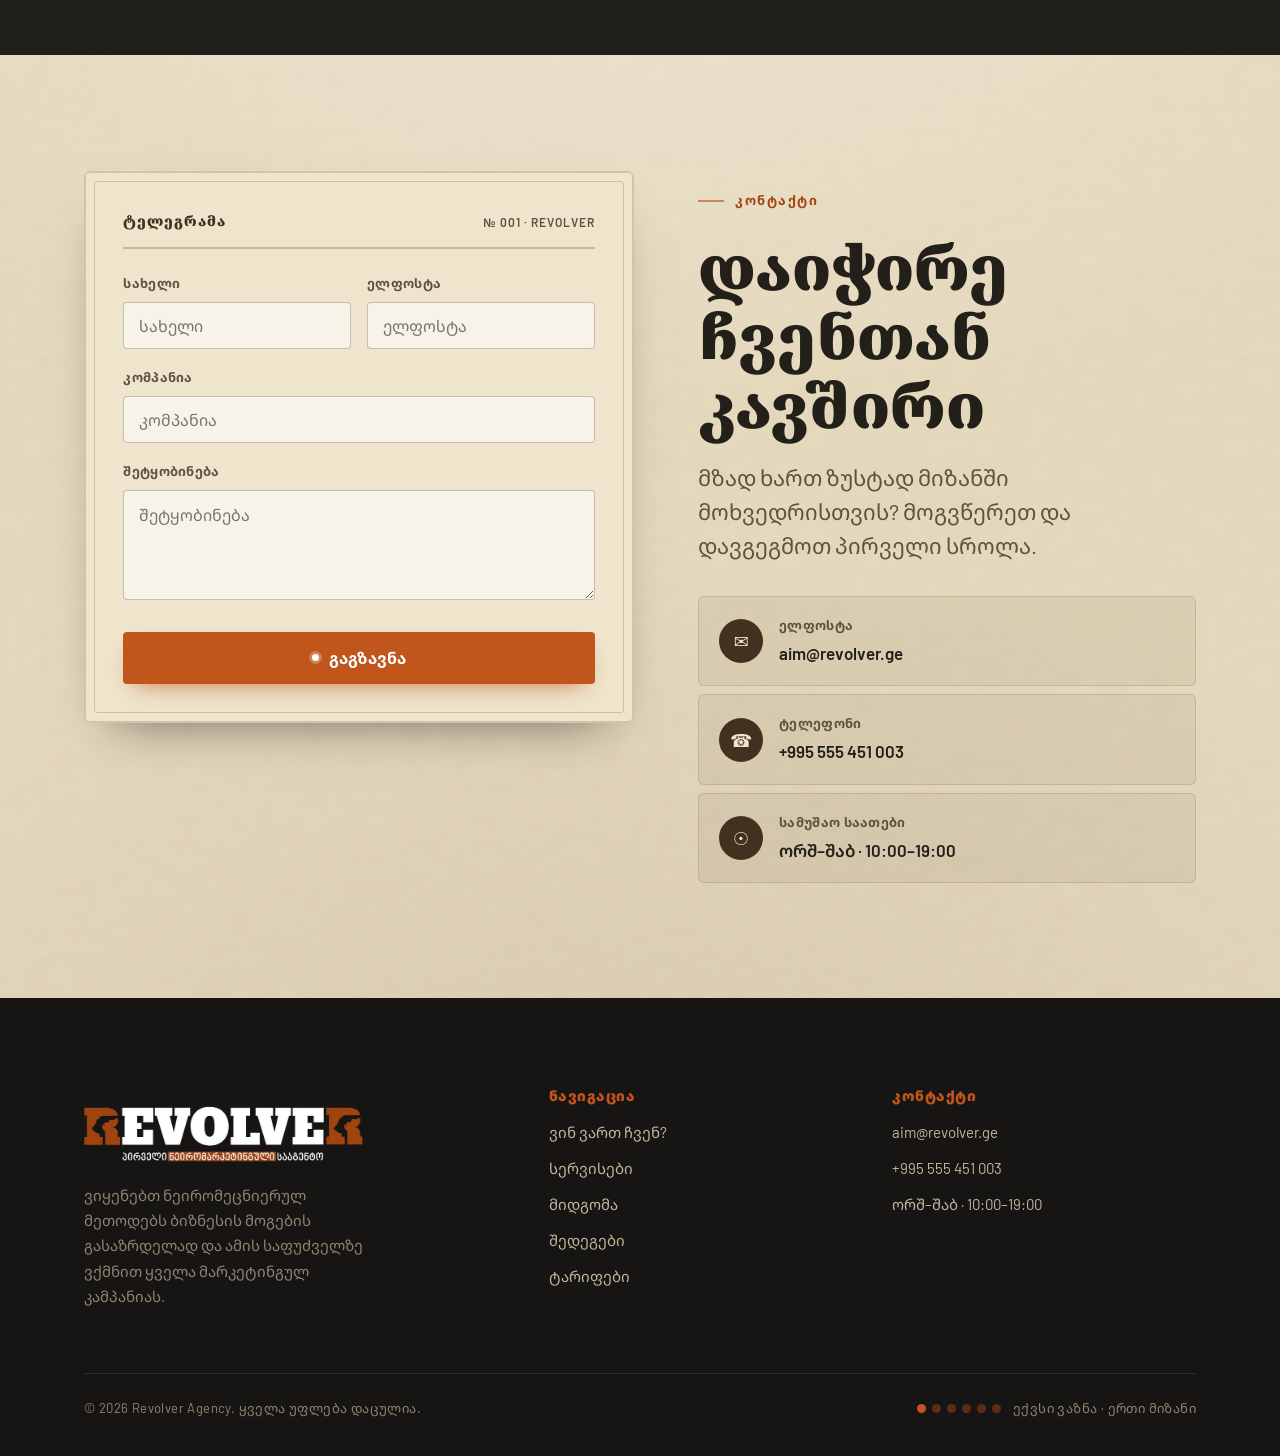
<file: Revolver Agency.html>
<!DOCTYPE html>
<html lang="ka">
<head>
<meta charset="UTF-8">
<meta name="viewport" content="width=device-width, initial-scale=1">
<title>Revolver Agency — ნეირომარკეტინგი / Neuromarketing</title>
<meta name="description" content="Revolver Agency — a neuromarketing agency that decodes the buying decision with science.">
<link rel="preconnect" href="https://fonts.googleapis.com">
<link rel="preconnect" href="https://fonts.gstatic.com" crossorigin>
<link href="https://fonts.googleapis.com/css2?family=Bevan&family=Barlow:wght@400;500;600;700;800&family=Noto+Serif+Georgian:wght@700;900&family=Noto+Sans+Georgian:wght@400;500;600;700;900&display=swap" rel="stylesheet">
<link rel="stylesheet" href="css/revolver.css">
</head>
<body>

<!-- ===================== HEADER ===================== -->
<header class="site-header">
  <a class="brand" href="#home" aria-label="Revolver Agency">
    <img class="brand-mark" src="assets/revolver-mark.jpg" alt="Revolver Agency">
    <span>
      <span class="brand-name"><span>R</span>EVOLVE<span>R</span></span>
      <span class="brand-tag" data-i18n="brand.tag">პირველი ნეირომარკეტინგული სააგენტო</span>
    </span>
  </a>

  <nav class="nav" aria-label="Primary">
    <a href="#about" data-i18n="nav.about">ჩვენ შესახებ</a>
    <a href="#services" data-i18n="nav.services">სერვისები</a>
    <a href="#why" data-i18n="nav.why">მიდგომა</a>
    <a href="#results" data-i18n="nav.results">შედეგები</a>
    <a href="#pricing" data-i18n="nav.pricing">ტარიფები</a>
    <a href="#contact" data-i18n="nav.contact">კონტაქტი</a>
  </nav>

  <div class="header-right">
    <div class="lang-toggle" role="group" aria-label="Language">
      <button data-lang="ka">ქარ</button>
      <button data-lang="en">ENG</button>
    </div>
    <button class="btn-burger" aria-label="Menu"><span></span><span></span><span></span></button>
  </div>
</header>

<!-- ===================== HERO ===================== -->
<section class="section hero" id="home">
  <div class="hero-sun"></div>
  <img class="hero-watermark" src="assets/revolver-mark.jpg" alt="">
  <div class="dust" aria-hidden="true"></div>

  <div class="wrap hero-inner">
    <span class="hero-kicker reveal"><span class="star">✦</span><span data-i18n="hero.kicker">ნეირომარკეტინგი · თბილისი</span></span>
    <h1 class="reveal" data-d="1">
      <span data-i18n="hero.h1a">ჩვენ ვმიზნავთ</span>
      <span class="hl" data-i18n="hero.h1b">ტვინს</span>
    </h1>
    <p class="hero-sub reveal" data-d="2" data-i18n="hero.sub">ნეირომარკეტინგული სააგენტო, რომელიც ყიდვის გადაწყვეტილებას მეცნიერებით ხსნის.</p>
    <div class="hero-cta reveal" data-d="3">
      <a class="btn" href="#contact"><span class="bullet"></span><span data-i18n="hero.cta1">დაჯავშნე კონსულტაცია</span></a>
      <a class="btn btn-ghost" href="#results"><span class="bullet"></span><span data-i18n="hero.cta2">ნახე ჩვენი საქმე</span></a>
    </div>
  </div>

  <a class="scroll-cue" href="#about" aria-hidden="true">
    <span class="barrel"></span>
    <span data-i18n="hero.scroll">გადააფურცლე</span>
  </a>
</section>

<!-- ===================== ABOUT ===================== -->
<section class="section s-parchment" id="about">
  <div class="wrap about-grid">
    <div class="reveal">
      <span class="kicker" data-i18n="about.kicker">ვინ ვართ ჩვენ</span>
      <h2 class="section-title" data-i18n="about.title">მეცნიერება ვაზნაში ჩატენილი</h2>
      <p class="about-body" data-i18n="about.body">Revolver Agency არის ნეირომარკეტინგული სააგენტო...</p>
      <ul class="about-points">
        <li><span class="dot"></span><span data-i18n="about.p1">ქცევითი მეცნიერება</span></li>
        <li><span class="dot"></span><span data-i18n="about.p2">ნეირომეცნიერება</span></li>
        <li><span class="dot"></span><span data-i18n="about.p3">მონაცემები, არა ვარაუდი</span></li>
      </ul>
    </div>
    <div class="reveal" data-d="2">
      <div class="frame">
        <span class="corner tl"></span><span class="corner tr"></span>
        <span class="corner bl"></span><span class="corner br"></span>
        <image-slot id="about-photo" shape="rect" radius="3" placeholder="agency / team photo"></image-slot>
        <span class="frame-cap" data-i18n="about.cap">სააგენტოს ფოტო</span>
      </div>
    </div>
  </div>
</section>

<!-- ===================== SERVICES — revolver cylinder ===================== -->
<section class="section s-dark" id="services">
  <div class="wrap">
    <div class="services-head reveal">
      <span class="kicker both" data-i18n="svc.kicker">ექვსი ვაზნა</span>
      <h2 class="section-title" data-i18n="svc.title">ექვსი ვაზნა, ერთი მიზანი</h2>
      <p class="lead" style="text-align:center;margin-top:18px;" data-i18n="svc.sub">ექვსი სერვისი ერთ ცილინდრში.</p>
    </div>

    <div class="cyl-layout">
      <div class="reveal">
        <div class="cyl-stage">
          <div class="cyl-pin"><span class="tri"></span></div>
          <div class="cyl">
            <div class="cyl-ring"></div>
            <div class="cyl-hub"></div>
            <!-- chambers injected by JS -->
          </div>
        </div>
        <!-- mobile fallback list -->
        <div class="svc-list"></div>
      </div>

      <div class="cyl-detail reveal" data-d="1">
        <div class="cyl-count"><span class="cur">01</span><small>/06</small></div>
        <div class="switching show">
          <h3>—</h3>
          <p>—</p>
        </div>
        <div class="cyl-nav">
          <button class="prev" type="button" data-i18n-aria="svc.prev" aria-label="Prev">‹</button>
          <button class="next" type="button" data-i18n-aria="svc.next" aria-label="Next">›</button>
          <span class="cyl-progress">
            <i class="on"></i><i></i><i></i><i></i><i></i><i></i>
          </span>
        </div>
      </div>
    </div>
  </div>
</section>

<!-- ===================== WHY ===================== -->
<section class="section s-parchment" id="why">
  <div class="wrap why-grid">
    <div class="why-stat reveal">
      <div class="why-big"><span>95</span><span class="pct">%</span></div>
      <div class="why-stat-cap" data-i18n="why.statcap">გადაწყვეტილება მიიღება ქვეცნობიერად</div>
    </div>
    <div class="reveal" data-d="1">
      <span class="kicker" data-i18n="why.kicker">რატომ ნეირომარკეტინგი</span>
      <h2 class="section-title" data-i18n="why.title">რატომ ნეირომარკეტინგი</h2>
      <p class="why-body" data-i18n-html="why.body">...</p>
      <ul class="why-contrasts">
        <li><span class="casing"></span><span data-i18n="why.c1">მონაცემები ვარაუდის ნაცვლად</span></li>
        <li><span class="casing"></span><span data-i18n="why.c2">ქცევა აზრის ნაცვლად</span></li>
        <li><span class="casing"></span><span data-i18n="why.c3">შედეგი ლამაზი სიტყვების ნაცვლად</span></li>
      </ul>
    </div>
  </div>
</section>

<!-- ===================== RESULTS ===================== -->
<section class="section s-dark" id="results">
  <div class="wrap">
    <div class="results-head reveal">
      <span class="kicker both" data-i18n="res.kicker">შედეგები</span>
      <h2 class="section-title" data-i18n="res.title">შედეგები, რომლებიც ისვრის ზუსტად</h2>
    </div>
    <div class="results-grid">
      <div class="stat-card reveal"><div class="stat-num"></div><div class="stat-label" data-i18n="res.l1">კონვერსია</div><div class="stat-sub" data-i18n="res.s1">რებრენდინგის შემდეგ</div></div>
      <div class="stat-card reveal" data-d="1"><div class="stat-num"></div><div class="stat-label" data-i18n="res.l2">ჩართულობა</div><div class="stat-sub" data-i18n="res.s2">რეკლამის ტესტირების შემდეგ</div></div>
      <div class="stat-card reveal" data-d="2"><div class="stat-num"></div><div class="stat-label" data-i18n="res.l3">მოპოვების ხარჯი</div><div class="stat-sub" data-i18n="res.s3">კამპანიის ოპტიმიზაციით</div></div>
      <div class="stat-card reveal" data-d="3"><div class="stat-num"></div><div class="stat-label" data-i18n="res.l4">კლიენტი</div><div class="stat-sub" data-i18n="res.s4">გვიბრუნდება</div></div>
    </div>
    <p class="stat-note" data-i18n="res.note">* ციფრები საჩვენებელია.</p>
  </div>
</section>

<!-- ===================== PRICING / PACKAGES ===================== -->
<section class="section s-dark" id="pricing">
  <div class="wrap">
    <div class="pricing-head reveal">
      <span class="kicker both" data-i18n="pkg.kicker">პაკეტები და ტარიფები</span>
      <h2 class="section-title" data-i18n="pkg.title">აირჩიე შენი არსენალი</h2>
      <p class="lead" style="text-align:center;margin-top:18px;" data-i18n="pkg.sub">სამი პაკეტი.</p>
    </div>

    <div class="pricing-grid" id="pricingGrid">
      <!-- cards injected by JS -->
    </div>

    <!-- 90-day guarantee -->
    <div class="guarantee reveal">
      <div class="sheriff-badge" aria-hidden="true">
        <svg viewBox="0 0 100 100">
          <defs>
            <linearGradient id="badgeGrad" x1="0" y1="0" x2="0" y2="1">
              <stop offset="0" stop-color="#dd7a35"/>
              <stop offset="1" stop-color="#a4430c"/>
            </linearGradient>
          </defs>
          <polygon points="50,4 61,30 89,30 67,49 76,77 50,60 24,77 33,49 11,30 39,30"
            fill="url(#badgeGrad)" stroke="#7c310a" stroke-width="2" stroke-linejoin="round"/>
          <circle cx="50" cy="48" r="26" fill="none" stroke="rgba(0,0,0,.28)" stroke-width="1.5"/>
        </svg>
        <span class="days"><b>90</b><span data-i18n="hero.scroll" style="visibility:hidden;height:0;"></span></span>
      </div>
      <div class="guarantee-body">
        <h3 data-i18n="pkg.guar.title">90-დღიანი შედეგის გარანტია</h3>
        <p data-i18n="pkg.guar.body">...</p>
      </div>
      <span class="guarantee-tag" data-i18n="pkg.guar.tag">ვრცელდება II და III პაკეტზე</span>
    </div>

    <!-- payment + add-ons -->
    <div class="pkg-extra">
      <div class="extra-card reveal">
        <h4><span class="ic">✦</span><span data-i18n="pkg.pay.title">ორ-ეტაპიანი გადახდა</span></h4>
        <div class="pay-stage">
          <span class="pct">50%</span>
          <span><span class="pl" data-i18n="pkg.pay.s1l">ეტაპი I · 50%</span><span class="pv" data-i18n="pkg.pay.s1v">ხელშეკრულების გაფორმებისთანავე.</span></span>
        </div>
        <div class="pay-stage">
          <span class="pct">50%</span>
          <span><span class="pl" data-i18n="pkg.pay.s2l">ეტაპი II · 50%</span><span class="pv" data-i18n="pkg.pay.s2v">მე-15 დღეს.</span></span>
        </div>
        <p class="pay-note" data-i18n="pkg.pay.note">ერთიანი გადახდაც შესაძლებელია.</p>
      </div>

      <div class="extra-card reveal" data-d="1">
        <h4><span class="ic">✦</span><span data-i18n="pkg.add.title">დამატებითი სერვისები</span></h4>
        <ul class="addon-list" id="addonList"></ul>
        <p class="addon-note" data-i18n="pkg.add.note">ფასები თვის ჭრილში.</p>
      </div>
    </div>
  </div>
</section>

<!-- ===================== CONTACT ===================== -->
<section class="section s-parchment" id="contact">
  <div class="wrap contact-grid">
    <div class="reveal">
      <div class="telegram">
        <div class="tg-head">
          <span class="tg-title" data-i18n="ct.formtitle">ტელეგრამა</span>
          <span class="tg-no">№ 001 · REVOLVER</span>
        </div>
        <form class="contact-form" novalidate>
          <div class="form-row">
            <div class="field">
              <label data-i18n="ct.f.name">სახელი</label>
              <input type="text" name="name" required data-i18n-ph="ct.f.name">
            </div>
            <div class="field">
              <label data-i18n="ct.f.email">ელფოსტა</label>
              <input type="email" name="email" required data-i18n-ph="ct.f.email">
            </div>
          </div>
          <div class="field">
            <label data-i18n="ct.f.company">კომპანია</label>
            <input type="text" name="company" data-i18n-ph="ct.f.company">
          </div>
          <div class="field">
            <label data-i18n="ct.f.message">შეტყობინება</label>
            <textarea name="message" required data-i18n-ph="ct.f.message"></textarea>
          </div>
          <button class="btn" type="submit"><span class="bullet"></span><span data-i18n="ct.send">გაგზავნა</span></button>
        </form>
      </div>
    </div>

    <div class="contact-aside reveal" data-d="1">
      <span class="kicker" data-i18n="ct.kicker">კონტაქტი</span>
      <h2 class="section-title" data-i18n="ct.title">დაიჭირე ჩვენთან კავშირი</h2>
      <p class="lead" data-i18n="ct.body">მზად ხართ ზუსტად მიზანში მოხვედრისთვის?</p>
      <div class="contact-info">
        <a class="info-row" href="mailto:aim@revolver.ge">
          <span class="ic">✉</span>
          <span><span class="l" data-i18n="ct.i.email">ელფოსტა</span><span class="v">aim@revolver.ge</span></span>
        </a>
        <a class="info-row" href="tel:+995555451003">
          <span class="ic">☎</span>
          <span><span class="l" data-i18n="ct.i.addr">ტელეფონი</span><span class="v" data-i18n="ct.i.addrval">+995 555 451 003</span></span>
        </a>
        <div class="info-row">
          <span class="ic">☉</span>
          <span><span class="l" data-i18n="ct.i.hours">სამუშაო საათები</span><span class="v" data-i18n="ct.i.hoursval">ორშ–პარ · 10:00–19:00</span></span>
        </div>
      </div>
    </div>
  </div>
</section>

<!-- ===================== FOOTER ===================== -->
<footer class="footer">
  <div class="wrap">
    <div class="footer-top">
      <div>
        <img class="footer-word" src="assets/revolver-wordmark.png" alt="Revolver — the first neuromarketing agency">
        <p class="footer-blurb" data-i18n="foot.blurb">ნეირომარკეტინგული სააგენტო.</p>
      </div>
      <div class="footer-col">
        <h4 data-i18n="foot.nav">ნავიგაცია</h4>
        <a href="#about" data-i18n="nav.about">ჩვენ შესახებ</a>
        <a href="#services" data-i18n="nav.services">სერვისები</a>
        <a href="#why" data-i18n="nav.why">მიდგომა</a>
        <a href="#results" data-i18n="nav.results">შედეგები</a>
        <a href="#pricing" data-i18n="nav.pricing">ტარიფები</a>
      </div>
      <div class="footer-col">
        <h4 data-i18n="foot.contact">კონტაქტი</h4>
        <a href="mailto:aim@revolver.ge">aim@revolver.ge</a>
        <a href="tel:+995555451003" data-i18n="ct.i.addrval">+995 555 451 003</a>
        <p data-i18n="ct.i.hoursval">ორშ–შაბ · 10:00–19:00</p>
      </div>
    </div>
    <div class="footer-bar">
      <span>© 2026 Revolver Agency. <span data-i18n="foot.rights">ყველა უფლება დაცულია.</span></span>
      <span class="footer-made" style="display:flex;align-items:center;gap:12px;">
        <span class="chambers"><i></i><i></i><i></i><i></i><i></i><i></i></span>
        <span data-i18n="foot.made">ექვსი ვაზნა · ერთი მიზანი</span>
      </span>
    </div>
  </div>
</footer>

<!-- toast -->
<div class="toast" role="status" aria-live="polite"><span class="dot"></span><span class="toast-msg"></span></div>

<template id="__bundler_thumbnail">
  <svg xmlns="http://www.w3.org/2000/svg" viewBox="0 0 100 100"><rect width="100" height="100" fill="#201e1b"/><text x="50" y="64" font-family="Georgia,serif" font-size="48" font-weight="900" fill="#c0561c" text-anchor="middle">R</text></svg>
</template>

<script src="image-slot.js"></script>
<script src="js/i18n.js"></script>
<script src="js/app.js"></script>
</body>
</html>
</file>
<file: css/revolver.css>
﻿/* ============================================================
   REVOLVER AGENCY — Neuromarketing, Spaghetti-Western
   ============================================================ */

/* ---------- Fonts ---------- */
/* Display: Bevan (Latin slab) + Noto Serif Georgian 900 (auto fallback per-script)
   Body: Barlow (Latin) + Noto Sans Georgian (auto fallback per-script) */

:root{
  /* core palette (sampled from logo) */
  --logo-bg:#202020;
  --ink:#201e1b;          /* main dark bg */
  --ink-2:#27241f;        /* raised panel */
  --ink-3:#171513;        /* deepest */
  --rust:#c0561c;         /* bright accent */
  --rust-2:#a4430c;       /* logo-matched deep */
  --rust-3:#7c310a;       /* shadowed */
  --ember:#dd7a35;        /* highlight */
  --parchment:#e6dabf;    /* light section */
  --parchment-2:#efe5cd;
  --parchment-edge:#d4c4a1;
  --brown:#43301f;        /* leather/wood */
  --brown-2:#5a4128;
  --bone:#f4eee1;         /* light text on dark */
  --bone-dim:#c2b59d;
  --bone-dimmer:#8f8470;
  --ink-text:#231f19;     /* dark text on parchment */
  --ink-text-dim:#5d5340;

  --maxw:1240px;
  --gutter:clamp(20px, 5vw, 64px);
  --radius:4px;

  --font-display:'Bevan','Noto Serif Georgian',Georgia,serif;
  --font-body:'Barlow','Noto Sans Georgian',system-ui,sans-serif;

  --shadow-card:0 18px 40px -22px rgba(0,0,0,.7);
  --ease:cubic-bezier(.22,.61,.36,1);
}

*,*::before,*::after{box-sizing:border-box;}
html{scroll-behavior:smooth;}
@media (prefers-reduced-motion:reduce){html{scroll-behavior:auto;}}

body{
  margin:0;
  background:var(--ink);
  color:var(--bone);
  font-family:var(--font-body);
  font-size:17px;
  line-height:1.6;
  -webkit-font-smoothing:antialiased;
  text-rendering:optimizeLegibility;
  overflow-x:hidden;
}

/* Georgian needs a touch more line-height + less tight tracking */
html[lang="ka"] body{line-height:1.68;}

h1,h2,h3,h4{font-family:var(--font-display);font-weight:400;line-height:1.02;margin:0;letter-spacing:.2px;}
html[lang="ka"] h1,html[lang="ka"] h2,html[lang="ka"] h3,html[lang="ka"] h4{font-weight:900;line-height:1.12;letter-spacing:0;}
p{margin:0;}
a{color:inherit;text-decoration:none;}
img{display:block;max-width:100%;}
button{font-family:inherit;cursor:pointer;}

/* ---------- Texture overlays ---------- */
/* film grain across whole page */
body::after{
  content:"";position:fixed;inset:0;z-index:9000;pointer-events:none;
  opacity:.05;mix-blend-mode:overlay;
  background-image:url("data:image/svg+xml,%3Csvg xmlns='http://www.w3.org/2000/svg' width='220' height='220'%3E%3Cfilter id='n'%3E%3CfeTurbulence type='fractalNoise' baseFrequency='0.9' numOctaves='2' stitchTiles='stitch'/%3E%3C/filter%3E%3Crect width='100%25' height='100%25' filter='url(%23n)'/%3E%3C/svg%3E");
}

.section{position:relative;padding:clamp(72px,9vw,140px) 0;}
.wrap{width:100%;max-width:var(--maxw);margin:0 auto;padding:0 var(--gutter);}

/* dark vs light sections */
.s-dark{background:var(--ink);color:var(--bone);}
.s-parchment{background:var(--parchment);color:var(--ink-text);}
.s-parchment::before{
  /* parchment fiber texture + edge vignette */
  content:"";position:absolute;inset:0;pointer-events:none;opacity:.5;
  background:
    radial-gradient(120% 80% at 50% -10%, rgba(255,255,255,.5), transparent 60%),
    radial-gradient(140% 120% at 50% 120%, rgba(67,48,31,.18), transparent 55%),
    url("data:image/svg+xml,%3Csvg xmlns='http://www.w3.org/2000/svg' width='300' height='300'%3E%3Cfilter id='p'%3E%3CfeTurbulence type='fractalNoise' baseFrequency='0.04 0.07' numOctaves='3'/%3E%3CfeColorMatrix values='0 0 0 0 0.4 0 0 0 0 0.28 0 0 0 0 0.15 0 0 0 0.12 0'/%3E%3C/filter%3E%3Crect width='100%25' height='100%25' filter='url(%23p)'/%3E%3C/svg%3E");
}
.s-parchment > .wrap{position:relative;z-index:1;}

/* ============================================================
   HEADER
   ============================================================ */
.site-header{
  position:fixed;top:0;left:0;right:0;z-index:1000;
  display:flex;align-items:center;justify-content:space-between;
  gap:20px;padding:14px var(--gutter);
  background:rgba(24,22,20,0);
  transition:background .4s var(--ease), padding .4s var(--ease), border-color .4s var(--ease);
  border-bottom:1px solid rgba(192,86,28,0);
}
.site-header.scrolled{
  background:rgba(22,20,18,.86);
  backdrop-filter:blur(14px) saturate(1.1);
  -webkit-backdrop-filter:blur(14px) saturate(1.1);
  border-bottom:1px solid rgba(192,86,28,.28);
  padding:9px var(--gutter);
}
.brand{display:flex;align-items:center;gap:13px;}
.brand-mark{
  width:42px;height:42px;border-radius:5px;flex:none;
  background:var(--logo-bg);object-fit:contain;
  box-shadow:0 0 0 1px rgba(192,86,28,.35), 0 6px 16px -8px rgba(0,0,0,.8);
  transition:width .35s var(--ease),height .35s var(--ease);
}
.scrolled .brand-mark{width:38px;height:38px;}
.brand-name{
  font-family:var(--font-display);font-size:23px;color:var(--bone);
  letter-spacing:1.5px;line-height:1;
}
.brand-name span{color:var(--rust);}
.brand-tag{
  display:block;font-family:var(--font-body);font-weight:600;
  font-size:10px;letter-spacing:2.2px;text-transform:uppercase;
  color:var(--bone-dimmer);margin-top:1px;
}
html[lang="ka"] .brand-tag{letter-spacing:.6px;font-size:12px;margin-top:0;}

.nav{display:flex;align-items:center;gap:6px;}
.nav a{
  position:relative;padding:9px 14px;font-size:13px;font-weight:600;
  letter-spacing:.6px;text-transform:uppercase;color:var(--bone-dim);
  border-radius:4px;transition:color .25s;
}
html[lang="ka"] .nav a{text-transform:none;letter-spacing:0;font-size:15px;}
.nav a::after{
  content:"";position:absolute;left:14px;right:14px;bottom:4px;height:2px;
  background:var(--rust);transform:scaleX(0);transform-origin:left;
  transition:transform .3s var(--ease);
}
.nav a:hover{color:var(--bone);}
.nav a:hover::after,.nav a.active::after{transform:scaleX(1);}
.nav a.active{color:var(--bone);}

.header-right{display:flex;align-items:center;gap:14px;}

/* language toggle */
.lang-toggle{
  display:inline-flex;align-items:center;
  border:1px solid rgba(192,86,28,.5);border-radius:999px;
  padding:3px;background:rgba(0,0,0,.25);
}
.lang-toggle button{
  border:none;background:transparent;color:var(--bone-dim);
  font-size:12px;font-weight:700;letter-spacing:.5px;
  padding:5px 12px;border-radius:999px;transition:.25s var(--ease);
  font-family:var(--font-body);
}
.lang-toggle button.active{background:var(--rust);color:#fff;}

.btn-burger{
  display:none;width:42px;height:38px;border:1px solid rgba(192,86,28,.5);
  border-radius:5px;background:rgba(0,0,0,.25);flex-direction:column;
  justify-content:center;align-items:center;gap:4px;
}
.btn-burger span{width:18px;height:2px;background:var(--bone);transition:.3s;}

/* ============================================================
   BUTTONS
   ============================================================ */
.btn{
  --bg:var(--rust);--fg:#fff;
  display:inline-flex;align-items:center;gap:10px;
  padding:15px 26px;border:none;border-radius:var(--radius);
  background:var(--bg);color:var(--fg);
  font-family:var(--font-body);font-weight:700;font-size:14px;
  letter-spacing:1px;text-transform:uppercase;
  position:relative;overflow:hidden;white-space:nowrap;
  transition:transform .2s var(--ease), box-shadow .25s var(--ease);
  box-shadow:0 10px 24px -12px rgba(192,86,28,.9);
}
html[lang="ka"] .btn{text-transform:none;letter-spacing:.2px;font-size:16px;}
.btn::before{
  content:"";position:absolute;inset:0;background:linear-gradient(180deg,rgba(255,255,255,.18),transparent 60%);
  opacity:0;transition:opacity .25s;
}
.btn:hover{transform:translateY(-2px);box-shadow:0 16px 30px -12px rgba(192,86,28,.95);}
.btn:hover::before{opacity:1;}
.btn:active{transform:translateY(0);}
.btn .bullet{width:7px;height:7px;border-radius:50%;background:#fff;box-shadow:0 0 0 3px rgba(255,255,255,.25);}
.btn-ghost{
  background:transparent;color:var(--bone);
  border:1.5px solid rgba(244,238,225,.35);box-shadow:none;
}
.btn-ghost:hover{border-color:var(--rust);color:var(--bone);box-shadow:none;}
.btn-ghost .bullet{background:var(--rust);box-shadow:0 0 0 3px rgba(192,86,28,.3);}
/* on parchment */
.s-parchment .btn-ghost{color:var(--ink-text);border-color:rgba(35,31,25,.3);}
.s-parchment .btn-ghost:hover{border-color:var(--rust);}

/* ============================================================
   SHARED: kicker + section heads
   ============================================================ */
.kicker{
  display:inline-flex;align-items:center;gap:11px;
  font-family:var(--font-body);font-weight:700;font-size:12px;
  letter-spacing:3px;text-transform:uppercase;color:var(--rust);
  margin-bottom:22px;
}
html[lang="ka"] .kicker{letter-spacing:1.5px;font-size:13px;}
.kicker::before,.kicker.both::after{
  content:"";width:26px;height:2px;background:var(--rust);opacity:.65;
}
.kicker.both{}
.s-parchment .kicker{color:var(--rust-2);}

.section-title{
  font-size:clamp(34px,5.2vw,62px);
  color:var(--bone);text-wrap:balance;
}
.s-parchment .section-title{color:var(--ink-text);}
.lead{
  font-size:clamp(18px,2.1vw,22px);line-height:1.55;
  color:var(--bone-dim);max-width:46ch;
}
.s-parchment .lead{color:var(--ink-text-dim);}

/* reveal animation — opacity is INSTANT (never transitioned, so it can't freeze
   at 0 in throttled/offscreen render contexts); only the slide is animated. */
.reveal{opacity:0;transform:translateY(24px);transition:transform .8s var(--ease);}
.reveal.in{opacity:1;transform:none;}
.reveal[data-d="1"]{transition-delay:.08s;}
.reveal[data-d="2"]{transition-delay:.16s;}
.reveal[data-d="3"]{transition-delay:.24s;}
.reveal[data-d="4"]{transition-delay:.32s;}
@media (prefers-reduced-motion:reduce){
  .reveal{opacity:1;transform:none;transition:none;}
}

/* ============================================================
   HERO
   ============================================================ */
.hero{
  position:relative;min-height:100svh;display:flex;align-items:center;
  padding-top:120px;padding-bottom:80px;overflow:hidden;
  background:
    radial-gradient(120% 90% at 50% -20%, rgba(192,86,28,.20), transparent 55%),
    radial-gradient(80% 60% at 80% 110%, rgba(124,49,10,.25), transparent 60%),
    linear-gradient(180deg,#1b1916 0%, #211e1b 60%, #18130f 100%);
}
.hero-sun{
  position:absolute;left:50%;top:-12%;width:70vw;max-width:760px;aspect-ratio:1;
  transform:translateX(-50%);border-radius:50%;pointer-events:none;
  background:radial-gradient(circle, rgba(221,122,53,.30), rgba(192,86,28,.06) 45%, transparent 65%);
  filter:blur(8px);
}
/* faint giant R watermark */
.hero-watermark{
  position:absolute;right:-4%;bottom:-12%;width:min(58vw,720px);
  opacity:.06;pointer-events:none;filter:grayscale(1) brightness(1.6);
  mix-blend-mode:screen;
}
/* drifting dust motes */
.dust{position:absolute;inset:0;pointer-events:none;overflow:hidden;}
.dust i{
  position:absolute;bottom:-10px;width:3px;height:3px;border-radius:50%;
  background:rgba(221,122,53,.5);opacity:0;
  animation:rise linear infinite;
}
@keyframes rise{
  0%{transform:translateY(0) translateX(0);opacity:0;}
  10%{opacity:.6;}
  90%{opacity:.4;}
  100%{transform:translateY(-90vh) translateX(40px);opacity:0;}
}
@media (prefers-reduced-motion:reduce){.dust{display:none;}}

.hero-inner{position:relative;z-index:2;max-width:920px;margin:0 auto;text-align:center;display:flex;flex-direction:column;align-items:center;}
.hero-kicker{
  display:inline-flex;align-items:center;gap:12px;margin-bottom:30px;max-width:100%;
  padding:8px 18px 8px 16px;border:1px solid rgba(192,86,28,.4);
  border-radius:999px;background:rgba(0,0,0,.25);
  font-weight:700;font-size:12px;letter-spacing:2.5px;text-transform:uppercase;
  color:var(--ember);
}
html[lang="ka"] .hero-kicker{letter-spacing:.8px;font-size:13px;text-transform:none;}
.hero-kicker .star{color:var(--rust);font-size:14px;}
.hero h1{
  font-size:clamp(46px,9vw,116px);color:var(--bone);
  letter-spacing:-.5px;margin-bottom:26px;text-wrap:balance;
}
html[lang="ka"] .hero h1{letter-spacing:0;font-size:clamp(40px,8vw,98px);}
.hero h1 .hl{color:var(--rust);position:relative;white-space:nowrap;}
.hero-sub{
  font-size:clamp(16px,1.7vw,19px);line-height:1.5;color:var(--bone-dim);
  max-width:760px;margin-bottom:40px;text-wrap:balance;
}
.hero-cta{display:flex;flex-wrap:wrap;gap:16px;align-items:center;justify-content:center;}

.scroll-cue{
  position:absolute;left:50%;bottom:11px;transform:translateX(-50%);
  z-index:3;display:flex;flex-direction:column;align-items:center;gap:8px;
  color:var(--bone-dimmer);font-size:10px;letter-spacing:3px;text-transform:uppercase;
}
.scroll-cue .barrel{
  width:22px;height:34px;border:2px solid rgba(192,86,28,.55);border-radius:12px;
  position:relative;
}
.scroll-cue .barrel::after{
  content:"";position:absolute;left:50%;top:6px;width:3px;height:7px;border-radius:2px;
  background:var(--rust);transform:translateX(-50%);
  animation:drop 1.6s var(--ease) infinite;
}
@keyframes drop{0%{opacity:0;transform:translate(-50%,0);}40%{opacity:1;}100%{opacity:0;transform:translate(-50%,12px);}}

/* ============================================================
   ABOUT
   ============================================================ */
.about-grid{display:grid;grid-template-columns:1.2fr .8fr;gap:clamp(36px,6vw,80px);align-items:center;}
.about-grid > *{min-width:0;}
.about-body{margin-top:26px;font-size:clamp(17px,1.7vw,20px);line-height:1.7;color:var(--ink-text);max-width:54ch;}
.about-points{list-style:none;padding:0;margin:34px 0 0;display:grid;gap:14px;}
.about-points li{display:flex;align-items:center;gap:14px;font-weight:600;color:var(--brown);}
.about-points .dot{
  width:11px;height:11px;border-radius:50%;flex:none;
  background:var(--rust);box-shadow:0 0 0 4px rgba(192,86,28,.18);
}
/* framed photo */
.frame{
  position:relative;padding:14px;background:var(--brown);border-radius:6px;
  box-shadow:var(--shadow-card), inset 0 0 0 1px rgba(0,0,0,.3);
  transform:rotate(-1.4deg);max-width:400px;margin-left:auto;
}
.frame::before{
  content:"";position:absolute;inset:6px;border:1px solid rgba(230,218,191,.25);border-radius:3px;pointer-events:none;z-index:2;
}
.frame .corner{position:absolute;width:16px;height:16px;border:2px solid var(--rust);z-index:3;}
.frame .corner.tl{top:7px;left:7px;border-right:0;border-bottom:0;}
.frame .corner.tr{top:7px;right:7px;border-left:0;border-bottom:0;}
.frame .corner.bl{bottom:7px;left:7px;border-right:0;border-top:0;}
.frame .corner.br{bottom:7px;right:7px;border-left:0;border-top:0;}
.frame image-slot{display:block;width:100%;height:480px;border-radius:3px;overflow:hidden;
  filter:sepia(.18) contrast(1.02);}
.frame-cap{
  position:absolute;left:50%;bottom:-16px;transform:translateX(-50%) rotate(-1.4deg);
  background:var(--ink);color:var(--bone-dim);font-size:11px;letter-spacing:2px;
  text-transform:uppercase;padding:6px 14px;border-radius:3px;white-space:nowrap;
  border:1px solid rgba(192,86,28,.4);z-index:4;
}
html[lang="ka"] .frame-cap{letter-spacing:.5px;text-transform:none;}

/* ============================================================
   SERVICES — revolver cylinder
   ============================================================ */
.services-head{text-align:center;display:flex;flex-direction:column;align-items:center;margin-bottom:clamp(40px,6vw,72px);}
.cyl-layout{display:grid;grid-template-columns:minmax(0,1fr) minmax(0,1fr);gap:clamp(30px,5vw,70px);align-items:center;}

.cyl-stage{position:relative;width:100%;max-width:460px;margin:0 auto;aspect-ratio:1;}
/* firing-pin / hammer marker */
.cyl-pin{
  position:absolute;left:50%;top:-6px;transform:translateX(-50%);z-index:6;
  display:flex;flex-direction:column;align-items:center;color:var(--rust);
}
.cyl-pin .tri{width:0;height:0;border-left:11px solid transparent;border-right:11px solid transparent;border-top:16px solid var(--rust);filter:drop-shadow(0 2px 4px rgba(0,0,0,.5));}
.cyl{
  position:absolute;inset:0;border-radius:50%;
  background:
    radial-gradient(circle at 50% 38%, #34302a, #211e1b 60%, #131110 100%);
  box-shadow:
    inset 0 0 0 2px rgba(192,86,28,.25),
    inset 0 0 60px rgba(0,0,0,.7),
    0 30px 60px -28px rgba(0,0,0,.9);
  transition:transform .9s cubic-bezier(.6,.04,.2,1);
}
.cyl-ring{position:absolute;inset:7%;border-radius:50%;border:1px dashed rgba(194,181,157,.16);}
.cyl-hub{
  position:absolute;left:50%;top:50%;width:20%;height:20%;transform:translate(-50%,-50%);
  border-radius:50%;background:radial-gradient(circle at 40% 35%,#3a352e,#161412);
  box-shadow:inset 0 0 0 2px rgba(192,86,28,.4), inset 0 4px 10px rgba(0,0,0,.7);
  display:grid;place-items:center;z-index:4;
}
.cyl-hub::after{content:"";width:26%;height:26%;border-radius:50%;background:var(--rust-2);box-shadow:0 0 0 3px rgba(0,0,0,.5);}
.chamber{
  position:absolute;width:27%;height:27%;left:50%;top:50%;
  margin:-13.5% 0 0 -13.5%;border-radius:50%;border:none;
  background:radial-gradient(circle at 42% 35%, #2b2722, #18150f 70%);
  box-shadow:inset 0 0 0 2px rgba(0,0,0,.55), inset 0 6px 14px rgba(0,0,0,.8);
  color:var(--bone-dim);font-family:var(--font-display);
  display:grid;place-items:center;z-index:3;
  transition:transform .9s cubic-bezier(.6,.04,.2,1), box-shadow .35s, background .35s, color .35s;
}
html[lang="ka"] .chamber{font-weight:900;}
.chamber .num{font-size:clamp(16px,2.4vw,24px);line-height:1;transition:.3s;}
.chamber::after{
  content:"";position:absolute;inset:18%;border-radius:50%;
  box-shadow:inset 0 0 0 1px rgba(194,181,157,.12);transition:.35s;
}
.chamber:hover{color:var(--bone);}
.chamber.active{
  background:radial-gradient(circle at 42% 35%, var(--ember), var(--rust-2) 75%);
  color:#fff;
  box-shadow:inset 0 0 0 2px rgba(0,0,0,.3), 0 0 30px -4px rgba(221,122,53,.7), inset 0 6px 14px rgba(0,0,0,.4);
}
.chamber.active::after{box-shadow:inset 0 0 0 2px rgba(255,255,255,.35);}

/* detail panel */
.cyl-detail{position:relative;}
.cyl-count{
  font-family:var(--font-display);font-size:clamp(60px,9vw,104px);color:var(--rust-2);
  line-height:.8;opacity:.85;
}
.cyl-count small{font-size:.34em;color:var(--bone-dimmer);}
.cyl-detail h3{font-size:clamp(28px,3.6vw,42px);color:var(--bone);margin:18px 0 14px;}
.cyl-detail p{font-size:clamp(17px,1.8vw,20px);line-height:1.6;color:var(--bone-dim);max-width:42ch;}
.cyl-detail .switching{opacity:0;transform:translateY(10px);}
.cyl-detail .switching.show{opacity:1;transform:none;transition:transform .5s var(--ease);}
.cyl-nav{display:flex;gap:10px;margin-top:30px;}
.cyl-nav button{
  width:46px;height:46px;border-radius:50%;border:1.5px solid rgba(192,86,28,.5);
  background:rgba(0,0,0,.25);color:var(--bone);display:grid;place-items:center;
  transition:.25s var(--ease);font-size:18px;
}
.cyl-nav button:hover{background:var(--rust);border-color:var(--rust);transform:translateY(-2px);}
.cyl-progress{display:flex;gap:7px;align-items:center;margin-left:8px;}
.cyl-progress i{width:8px;height:8px;border-radius:50%;background:rgba(194,181,157,.25);transition:.3s;}
.cyl-progress i.on{background:var(--rust);transform:scale(1.25);}

/* mobile services list (hidden on desktop) */
.svc-list{display:none;}
.svc-card{display:flex;gap:18px;align-items:flex-start;padding:22px;border-radius:6px;
  background:linear-gradient(180deg,var(--ink-2),#1a1714);border:1px solid rgba(192,86,28,.22);}
.svc-card-no{font-family:var(--font-display);font-size:30px;color:var(--rust-2);line-height:1;flex:none;}
.svc-card-body h3{font-size:21px;color:var(--bone);margin-bottom:7px;}
html[lang="ka"] .svc-card-body h3{font-weight:900;}
.svc-card-body p{color:var(--bone-dim);font-size:15.5px;line-height:1.5;}

/* ============================================================
   WHY — big 95%
   ============================================================ */
.why-grid{display:grid;grid-template-columns:.9fr 1.1fr;gap:clamp(36px,6vw,80px);align-items:center;}
.why-stat{position:relative;text-align:center;}
.why-big{
  font-family:var(--font-display);font-size:clamp(140px,24vw,280px);line-height:.8;
  color:var(--rust-2);position:relative;display:inline-block;
}
.why-big .pct{font-size:.4em;vertical-align:super;color:var(--rust);}
.why-stat-cap{font-weight:700;letter-spacing:2px;text-transform:uppercase;color:var(--ink-text-dim);font-size:13px;margin-top:26px;}
html[lang="ka"] .why-stat-cap{letter-spacing:.5px;text-transform:none;font-size:15px;}
.why-body{font-size:clamp(18px,1.9vw,22px);line-height:1.65;color:var(--ink-text);max-width:48ch;margin-top:24px;}
.why-body b{color:var(--rust-2);}
.why-contrasts{list-style:none;padding:0;margin:34px 0 0;display:grid;gap:0;}
.why-contrasts li{
  display:flex;align-items:center;gap:18px;padding:18px 0;
  border-top:1px solid rgba(67,48,31,.2);font-size:clamp(18px,2vw,23px);
  font-family:var(--font-display);color:var(--ink-text);
}
html[lang="ka"] .why-contrasts li{font-weight:900;}
.why-contrasts li:last-child{border-bottom:1px solid rgba(67,48,31,.2);}
.why-contrasts .casing{
  width:40px;height:40px;flex:none;border-radius:50% 50% 6px 6px/60% 60% 6px 6px;
  background:linear-gradient(180deg,var(--ember),var(--rust-2));
  box-shadow:inset 0 2px 3px rgba(255,255,255,.3), inset 0 -6px 8px rgba(0,0,0,.3);
  position:relative;
}
.why-contrasts .casing::after{content:"";position:absolute;left:50%;top:7px;transform:translateX(-50%);width:60%;height:3px;border-radius:2px;background:rgba(0,0,0,.25);}

/* ============================================================
   RESULTS — stat cards
   ============================================================ */
.results-head{display:flex;flex-direction:column;align-items:center;text-align:center;margin-bottom:clamp(40px,6vw,72px);}
.results-grid{display:grid;grid-template-columns:repeat(4,1fr);gap:20px;}
.stat-card{
  position:relative;padding:34px 26px 30px;border-radius:6px;
  background:linear-gradient(180deg,var(--ink-2),#1a1714);
  border:1px solid rgba(192,86,28,.22);overflow:hidden;
  transition:transform .35s var(--ease),border-color .35s,box-shadow .35s;
}
.stat-card::before{
  content:"";position:absolute;left:0;top:0;bottom:0;width:4px;background:var(--rust);
  transform:scaleY(0);transform-origin:top;transition:transform .5s var(--ease);
}
.stat-card.in::before{transform:scaleY(1);}
.stat-card:hover{transform:translateY(-6px);border-color:rgba(192,86,28,.55);box-shadow:0 24px 44px -26px rgba(0,0,0,.9);}
.stat-num{font-family:var(--font-display);font-size:clamp(44px,5vw,64px);color:var(--bone);line-height:.9;letter-spacing:-1px;}
.stat-num .sign{color:var(--rust);}
.stat-label{margin-top:14px;font-weight:700;font-size:15px;color:var(--ember);letter-spacing:.3px;}
.stat-sub{margin-top:6px;color:var(--bone-dimmer);font-size:14.5px;}
.stat-note{margin-top:34px;text-align:center;color:var(--bone-dimmer);font-size:13px;letter-spacing:.5px;font-style:italic;}

/* ============================================================
   PRICING / PACKAGES — wanted-poster tiers
   ============================================================ */
.pricing-head{display:flex;flex-direction:column;align-items:center;text-align:center;margin-bottom:clamp(40px,6vw,72px);}
.pricing-grid{display:grid;grid-template-columns:repeat(3,1fr);gap:24px;align-items:start;}
.pkg{
  position:relative;display:flex;flex-direction:column;height:100%;
  background:linear-gradient(180deg,var(--parchment-2),#e2d4b4);
  color:var(--ink-text);border-radius:7px;padding:34px 30px 30px;
  border:1px solid var(--parchment-edge);
  box-shadow:0 26px 50px -28px rgba(0,0,0,.7);
  transition:transform .35s var(--ease),box-shadow .35s var(--ease);
}
.pkg::before{
  content:"";position:absolute;inset:8px;border:1.5px solid rgba(67,48,31,.22);border-radius:4px;pointer-events:none;
}
.pkg::after{ /* parchment grain */
  content:"";position:absolute;inset:0;border-radius:7px;pointer-events:none;opacity:.5;mix-blend-mode:multiply;
  background:url("data:image/svg+xml,%3Csvg xmlns='http://www.w3.org/2000/svg' width='260' height='260'%3E%3Cfilter id='pp'%3E%3CfeTurbulence type='fractalNoise' baseFrequency='0.05 0.08' numOctaves='3'/%3E%3CfeColorMatrix values='0 0 0 0 0.4 0 0 0 0 0.28 0 0 0 0 0.15 0 0 0 0.1 0'/%3E%3C/filter%3E%3Crect width='100%25' height='100%25' filter='url(%23pp)'/%3E%3C/svg%3E");
}
.pkg > *{position:relative;z-index:1;}
.pkg:hover{transform:translateY(-6px);box-shadow:0 36px 60px -30px rgba(0,0,0,.8);}

.pkg.popular{
  background:linear-gradient(180deg,#2a2520,#1c1916);color:var(--bone);
  border-color:rgba(192,86,28,.55);transform:scale(1.035);
  box-shadow:0 34px 64px -26px rgba(0,0,0,.85), 0 0 0 1px rgba(192,86,28,.2);
}
.pkg.popular:hover{transform:scale(1.035) translateY(-6px);}
.pkg.popular::before{border-color:rgba(192,86,28,.3);}
.pkg.popular::after{opacity:.18;}
@media (min-width:981px){.pkg.popular{margin-top:-14px;}}

.pkg-ribbon{
  position:absolute;top:-13px;left:50%;transform:translateX(-50%);z-index:3;
  background:var(--rust);color:#fff;font-weight:700;font-size:11px;letter-spacing:2px;
  text-transform:uppercase;padding:7px 18px;border-radius:999px;white-space:nowrap;
  box-shadow:0 10px 20px -8px rgba(192,86,28,.9);display:flex;align-items:center;gap:8px;
}
html[lang="ka"] .pkg-ribbon{letter-spacing:.4px;text-transform:none;font-size:12px;}
.pkg-ribbon .star{font-size:12px;}

.pkg-tier{
  display:flex;align-items:center;gap:12px;margin-bottom:6px;
  font-family:var(--font-display);font-size:13px;letter-spacing:3px;text-transform:uppercase;
  color:var(--rust-2);
}
.pkg.popular .pkg-tier{color:var(--ember);}
.pkg-tier .rn{font-size:15px;}
.pkg-tier .line{flex:1;height:1px;background:currentColor;opacity:.35;}
.pkg-name{font-family:var(--font-display);font-size:clamp(22px,2.4vw,27px);line-height:1.08;margin-bottom:18px;min-height:2.2em;}
html[lang="ka"] .pkg-name{font-weight:900;line-height:1.18;}

.pkg-price{display:flex;align-items:baseline;gap:4px;margin-bottom:6px;}
.pkg-price .amt{font-family:var(--font-display);font-size:clamp(46px,5vw,58px);line-height:.9;letter-spacing:-1px;color:var(--ink-text);}
.pkg.popular .pkg-price .amt{color:var(--bone);}
.pkg-price .cur{font-family:var(--font-display);font-size:26px;color:var(--rust-2);}
.pkg.popular .pkg-price .cur{color:var(--rust);}
.pkg-price .per{font-size:14px;font-weight:600;color:var(--ink-text-dim);margin-left:4px;}
.pkg.popular .pkg-price .per{color:var(--bone-dim);}

.pkg-for-l{font-size:11px;font-weight:700;letter-spacing:1.5px;text-transform:uppercase;color:var(--rust-2);margin:18px 0 6px;}
html[lang="ka"] .pkg-for-l{letter-spacing:.3px;text-transform:none;font-size:13px;}
.pkg.popular .pkg-for-l{color:var(--ember);}
.pkg-for{font-size:14.5px;line-height:1.55;color:var(--ink-text-dim);}
.pkg.popular .pkg-for{color:var(--bone-dim);}

.pkg-divider{display:flex;align-items:center;gap:10px;margin:22px 0 16px;}
.pkg-divider .b{width:9px;height:9px;border-radius:50%;background:var(--rust);flex:none;box-shadow:0 0 0 3px rgba(192,86,28,.18);}
.pkg-divider .t{font-size:12px;font-weight:700;letter-spacing:.4px;color:var(--brown);text-transform:none;}
.pkg.popular .pkg-divider .t{color:var(--ember);}
.pkg-divider .l{flex:1;height:1px;background:rgba(67,48,31,.25);}
.pkg.popular .pkg-divider .l{background:rgba(192,86,28,.3);}

.pkg-feats{list-style:none;padding:0;margin:0 0 26px;display:grid;gap:12px;}
.pkg-feats li{display:flex;gap:11px;font-size:14.5px;line-height:1.45;color:var(--ink-text);}
.pkg.popular .pkg-feats li{color:var(--bone);}
.pkg-feats .mk{
  width:16px;height:16px;flex:none;margin-top:2px;border-radius:50%;
  background:var(--rust);position:relative;box-shadow:0 0 0 3px rgba(192,86,28,.15);
}
.pkg-feats .mk::after{content:"";position:absolute;left:50%;top:50%;width:5px;height:5px;border-radius:50%;background:#fff;transform:translate(-50%,-50%);}

.pkg-note{
  display:flex;align-items:center;gap:9px;margin:-8px 0 22px;padding:10px 12px;border-radius:5px;
  background:rgba(192,86,28,.1);border:1px solid rgba(192,86,28,.3);
  font-size:12.5px;font-weight:600;color:var(--rust-2);line-height:1.35;
}
.pkg.popular .pkg-note{background:rgba(192,86,28,.16);color:var(--ember);}
.pkg-note .star{flex:none;}

.pkg .btn{width:100%;justify-content:center;margin-top:auto;}
.pkg:not(.popular) .btn{background:var(--brown);box-shadow:0 12px 24px -14px rgba(67,48,31,.9);}
.pkg:not(.popular) .btn:hover{background:var(--rust);}

/* guarantee strip */
.guarantee{
  margin-top:clamp(34px,5vw,56px);
  display:grid;grid-template-columns:auto 1fr auto;gap:clamp(20px,3vw,38px);align-items:center;
  background:linear-gradient(120deg,#241f1a,#1a1613);border:1px solid rgba(192,86,28,.35);
  border-radius:10px;padding:clamp(24px,3.4vw,38px) clamp(26px,3.6vw,44px);position:relative;overflow:hidden;
}
.guarantee::before{
  content:"";position:absolute;right:-40px;top:-40px;width:220px;height:220px;border-radius:50%;
  background:radial-gradient(circle,rgba(192,86,28,.22),transparent 70%);pointer-events:none;
}
.sheriff-badge{
  width:104px;height:104px;flex:none;position:relative;display:grid;place-items:center;
  filter:drop-shadow(0 10px 20px rgba(0,0,0,.5));
}
.sheriff-badge svg{width:100%;height:100%;}
.sheriff-badge .days{
  position:absolute;inset:0;display:flex;flex-direction:column;align-items:center;justify-content:center;
  font-family:var(--font-display);color:#fff;line-height:.85;pointer-events:none;
}
.sheriff-badge .days b{font-size:30px;}
.sheriff-badge .days span{font-size:10px;letter-spacing:2px;margin-top:3px;}
html[lang="ka"] .sheriff-badge .days span{letter-spacing:.5px;font-weight:900;}
.guarantee-body h3{font-size:clamp(22px,2.6vw,30px);color:var(--bone);margin-bottom:8px;}
.guarantee-body p{font-size:15px;line-height:1.55;color:var(--bone-dim);max-width:62ch;}
.guarantee-tag{
  flex:none;align-self:center;white-space:nowrap;
  font-size:12px;font-weight:700;letter-spacing:.5px;color:var(--ember);
  border:1px dashed rgba(192,86,28,.5);border-radius:999px;padding:9px 16px;text-align:center;
}

/* payment + add-ons */
.pkg-extra{display:grid;grid-template-columns:1fr 1.25fr;gap:24px;margin-top:24px;}
.extra-card{
  background:var(--ink-2);border:1px solid rgba(192,86,28,.22);border-radius:10px;
  padding:clamp(24px,3vw,34px);
}
.extra-card h4{display:flex;align-items:center;gap:11px;font-family:var(--font-display);font-size:clamp(18px,2vw,22px);color:var(--bone);margin-bottom:22px;}
html[lang="ka"] .extra-card h4{font-weight:900;}
.extra-card h4 .ic{color:var(--rust);font-size:.9em;}

.pay-stage{display:flex;gap:14px;padding:16px 0;border-top:1px solid rgba(244,238,225,.1);}
.pay-stage:first-of-type{border-top:none;padding-top:0;}
.pay-stage .pct{
  font-family:var(--font-display);font-size:24px;color:var(--rust);flex:none;width:54px;line-height:1;
}
.pay-stage .pl{display:block;font-weight:700;color:var(--bone);font-size:14px;letter-spacing:.5px;margin-bottom:3px;}
.pay-stage .pv{display:block;font-size:13.5px;color:var(--bone-dim);line-height:1.45;}
.pay-note{margin-top:18px;padding-top:16px;border-top:1px solid rgba(244,238,225,.1);font-size:13px;font-style:italic;color:var(--bone-dimmer);}

.addon-list{list-style:none;padding:0;margin:0;display:grid;gap:0;}
.addon-list li{
  display:flex;align-items:center;gap:16px;padding:13px 0;border-top:1px solid rgba(244,238,225,.09);
}
.addon-list li:first-child{border-top:none;padding-top:0;}
.addon-list .casing{
  width:13px;height:22px;flex:none;border-radius:40% 40% 5px 5px/55% 55% 5px 5px;
  background:linear-gradient(180deg,var(--ember),var(--rust-2));
  box-shadow:inset 0 2px 2px rgba(255,255,255,.3), inset 0 -4px 6px rgba(0,0,0,.3);
}
.addon-list .name{flex:1;font-size:14.5px;color:var(--bone);line-height:1.4;}
.addon-list .price{font-family:var(--font-display);font-size:19px;color:var(--ember);white-space:nowrap;}
.addon-list .price .c{font-size:.7em;color:var(--rust);}
.addon-note{margin-top:16px;font-size:12.5px;font-style:italic;color:var(--bone-dimmer);}

.stat-note{margin-top:34px;text-align:center;color:var(--bone-dimmer);font-size:13px;letter-spacing:.5px;font-style:italic;}

/* ============================================================
   CONTACT
   ============================================================ */
.contact-grid{display:grid;grid-template-columns:1.05fr .95fr;gap:clamp(34px,5vw,64px);align-items:start;}
.telegram{
  position:relative;background:var(--parchment-2);border-radius:6px;
  padding:clamp(26px,3vw,42px);
  box-shadow:0 24px 50px -30px rgba(0,0,0,.6), inset 0 0 0 1px rgba(67,48,31,.18);
  border:1px solid var(--parchment-edge);
}
.telegram::before{
  content:"";position:absolute;inset:9px;border:1.5px solid rgba(67,48,31,.2);border-radius:3px;pointer-events:none;
}
.tg-head{display:flex;align-items:center;justify-content:space-between;border-bottom:2px solid rgba(67,48,31,.25);padding-bottom:14px;margin-bottom:24px;position:relative;}
.tg-head .tg-title{font-family:var(--font-display);font-size:14px;letter-spacing:3px;text-transform:uppercase;color:var(--brown);}
html[lang="ka"] .tg-head .tg-title{letter-spacing:1px;text-transform:none;font-weight:900;}
.tg-head .tg-no{font-size:12px;letter-spacing:1px;color:var(--ink-text-dim);font-weight:600;}
.field{margin-bottom:18px;position:relative;}
.field label{display:block;font-size:11px;font-weight:700;letter-spacing:1.5px;text-transform:uppercase;color:var(--ink-text-dim);margin-bottom:7px;}
html[lang="ka"] .field label{letter-spacing:.3px;text-transform:none;font-size:13px;}
.field input,.field textarea{
  width:100%;padding:13px 15px;border:1px solid rgba(67,48,31,.28);border-radius:4px;
  background:rgba(255,255,255,.55);color:var(--ink-text);font-family:var(--font-body);font-size:16px;
  transition:.25s;
}
.field textarea{resize:vertical;min-height:110px;}
.field input:focus,.field textarea:focus{outline:none;border-color:var(--rust);box-shadow:0 0 0 3px rgba(192,86,28,.16);background:#fff;}
.contact-form .btn{width:100%;justify-content:center;margin-top:6px;}
.form-row{display:grid;grid-template-columns:1fr 1fr;gap:16px;}

.contact-aside{padding-top:10px;}
.contact-aside h2{margin-bottom:18px;}
.contact-aside .lead{color:var(--ink-text-dim);margin-bottom:34px;}
.contact-info{display:grid;gap:8px;}
.info-row{
  display:flex;align-items:center;gap:16px;padding:18px 20px;border-radius:6px;
  background:rgba(67,48,31,.06);border:1px solid rgba(67,48,31,.14);transition:.25s;
}
.info-row:hover{border-color:var(--rust);background:rgba(192,86,28,.07);}
.info-row .ic{
  width:44px;height:44px;flex:none;border-radius:50%;background:var(--brown);color:var(--parchment-2);
  display:grid;place-items:center;font-size:18px;
}
.info-row .l{font-size:11px;letter-spacing:1.5px;text-transform:uppercase;color:var(--ink-text-dim);font-weight:700;display:block;margin-bottom:2px;}
html[lang="ka"] .info-row .l{letter-spacing:.3px;text-transform:none;font-size:13px;}
.info-row .v{font-weight:600;color:var(--ink-text);font-size:17px;display:block;white-space:nowrap;}

/* toast */
.toast{
  position:fixed;left:50%;bottom:34px;transform:translateX(-50%) translateY(30px);
  background:var(--ink-2);color:var(--bone);padding:15px 24px;border-radius:6px;
  border:1px solid var(--rust);box-shadow:0 20px 40px -18px rgba(0,0,0,.8);
  display:flex;align-items:center;gap:12px;font-weight:600;z-index:5000;
  opacity:0;pointer-events:none;transition:.4s var(--ease);
}
.toast.show{opacity:1;transform:translateX(-50%) translateY(0);}
.toast .dot{width:9px;height:9px;border-radius:50%;background:var(--rust);}

/* ============================================================
   FOOTER
   ============================================================ */
.footer{background:var(--ink-3);padding:clamp(56px,7vw,90px) 0 36px;position:relative;}
.footer-top{display:grid;grid-template-columns:1.4fr 1fr 1fr;gap:40px;align-items:start;}
.footer-word{width:min(460px,98%);margin-left:-68px;}
.footer-blurb{margin-top:20px;color:var(--bone-dimmer);max-width:38ch;font-size:15px;}
/* WhatsApp floating button */
.wa-float{position:fixed;left:22px;bottom:22px;z-index:6000;width:60px;height:60px;border-radius:50%;
  display:grid;place-items:center;color:#fff;background:#25d366;
  box-shadow:0 14px 30px -10px rgba(37,211,102,.7),0 0 0 1px rgba(0,0,0,.15);
  transition:transform .25s var(--ease),box-shadow .25s;}
.wa-float svg{width:34px;height:34px;}
.wa-float:hover{transform:translateY(-3px) scale(1.05);box-shadow:0 18px 36px -10px rgba(37,211,102,.85);}
@media(max-width:560px){.wa-float{left:14px;bottom:14px;}}

.footer-social{display:flex;gap:12px;margin-top:22px;}
.soc-link{width:44px;height:44px;border-radius:50%;display:grid;place-items:center;
  color:var(--bone-dim);background:rgba(192,86,28,.1);border:1px solid rgba(192,86,28,.35);
  transition:transform .25s var(--ease),background .25s,color .25s,border-color .25s;}
.soc-link svg{width:20px;height:20px;}
.soc-link:hover{background:var(--rust);color:#fff;border-color:var(--rust);transform:translateY(-3px);
  box-shadow:0 12px 24px -10px rgba(192,86,28,.8);}
.footer-col h4{font-family:var(--font-body);font-weight:700;font-size:12px;letter-spacing:2px;text-transform:uppercase;color:var(--rust);margin-bottom:16px;}
html[lang="ka"] .footer-col h4{letter-spacing:.5px;text-transform:none;font-size:14px;}
.footer-col a,.footer-col p{display:block;color:var(--bone-dim);font-size:15px;margin-bottom:11px;transition:color .2s;}
.footer-col a:hover{color:var(--rust);}
.footer-bar{display:flex;justify-content:space-between;align-items:center;gap:16px;flex-wrap:wrap;
  margin-top:clamp(40px,5vw,64px);padding-top:24px;border-top:1px solid rgba(244,238,225,.1);
  color:var(--bone-dimmer);font-size:13px;letter-spacing:.4px;}
.footer-bar .chambers{display:flex;gap:6px;}
.footer-bar .chambers i{width:9px;height:9px;border-radius:50%;background:rgba(192,86,28,.4);}
.footer-bar .chambers i:first-child{background:var(--rust);}

/* ============================================================
   RESPONSIVE
   ============================================================ */
@media (max-width:980px){
  .nav{display:none;position:fixed;top:0;right:0;bottom:0;width:min(82vw,360px);
    flex-direction:column;align-items:stretch;gap:4px;padding:90px 24px 30px;
    background:rgba(20,18,16,.97);backdrop-filter:blur(12px);
    border-left:1px solid rgba(192,86,28,.3);transform:translateX(100%);transition:transform .4s var(--ease);}
  .nav.open{display:flex;transform:none;}
  .nav a{padding:15px 14px;font-size:16px;border-bottom:1px solid rgba(255,255,255,.06);}
  .nav a::after{display:none;}
  .btn-burger{display:flex;}
  .about-grid,.why-grid,.contact-grid,.footer-top{grid-template-columns:1fr;}
  .cyl-layout{grid-template-columns:1fr;}
  .results-grid{grid-template-columns:repeat(2,1fr);}
  .pricing-grid{grid-template-columns:1fr;max-width:520px;margin:0 auto;}
  .pkg.popular{transform:none;margin-top:0;order:-1;}
  .pkg.popular:hover{transform:translateY(-6px);}
  .guarantee{grid-template-columns:auto 1fr;}
  .guarantee-tag{grid-column:1/-1;justify-self:start;}
  .pkg-extra{grid-template-columns:1fr;}
  .frame{max-width:380px;margin:10px auto 0;}
  .why-grid{gap:30px;}
  .about-grid{gap:36px;}
}
@media (max-width:560px){
  body{font-size:16px;}
  .form-row{grid-template-columns:1fr;}
  .results-grid{grid-template-columns:1fr;}
  .guarantee{grid-template-columns:1fr;text-align:center;justify-items:center;}
  .sheriff-badge{margin:0 auto;}
  .hero-cta .btn{flex:1;justify-content:center;}
  /* swap cylinder for list on small screens */
  .cyl-stage,.cyl-pin{display:none;}
  .cyl-layout{display:block;}
  .svc-list{display:grid;gap:14px;margin-top:30px;}
  .cyl-detail{display:none;}
}

/* ============================================================
   MOBILE FIXES
   ============================================================ */
@media (max-width:560px){
  .hero-cta .btn{min-width:0;padding:14px 16px;}
  .site-header{padding:10px 14px;gap:10px;}
  .brand{gap:8px;}
  .brand-mark{width:36px;height:36px;}
  .brand-name{font-size:18px;}
  .brand-tag{font-size:10px;white-space:nowrap;overflow:hidden;text-overflow:ellipsis;max-width:120px;}
  .header-right{gap:8px;}
  .lang-toggle button{padding:4px 8px;font-size:11px;}
  .why-contrasts li{font-size:clamp(15px,4vw,19px);gap:12px;padding:14px 0;}
  .why-contrasts .casing{width:30px;height:30px;}
  .why-big{font-size:clamp(110px,30vw,200px);}
  .results-grid{gap:14px;}
  .stat-card{padding:24px 18px 20px;}
}

/* ============================================================
   MOBILE FIXES v2
   ============================================================ */
@media (max-width:980px){
  .pkg.popular{order:0;}
  .nav-overlay{display:block;position:fixed;inset:0;z-index:999;background:rgba(0,0,0,.5);}
  .nav-overlay.hidden{display:none;}
}
@media (max-width:560px){
  .hero-cta{flex-direction:column;width:100%;}
  .hero-cta .btn{width:100%;justify-content:center;padding:16px 20px;}
  .hero-cta .btn span:last-child{font-size:15px;white-space:normal;text-align:center;}
}

/* Footer wordmark center on mobile */
@media (max-width:560px){
  .footer-word{margin-left:0;display:block;margin:0 auto;}
}

/* Results section — remove empty note space + decorative divider */
.stat-note:empty{display:none;}
.stat-note{margin-top:10px;}
#results .wrap::after{
  content:"✦ ✦ ✦";
  display:block;
  text-align:center;
  color:rgba(192,86,28,.35);
  font-size:18px;
  letter-spacing:18px;
  margin-top:clamp(30px,4vw,50px);
}

/* Results decorative mark */
.results-mark{text-align:center;margin-top:clamp(30px,4vw,50px);}
.results-mark img{
  width:min(160px,35vw);
  height:auto;
  border-radius:12px;
  opacity:.18;
  filter:grayscale(1) brightness(1.8);
  mix-blend-mode:screen;
  display:inline-block;
}

/* Remove extra space between results and pricing */
#results{padding-bottom:clamp(30px,4vw,50px);}
#pricing{padding-top:clamp(30px,4vw,50px);}

/* Hero background video */
.hero-video{
  position:absolute;inset:0;width:100%;height:100%;
  object-fit:cover;opacity:.28;pointer-events:none;z-index:0;
  mask-image:linear-gradient(to bottom,transparent 0%,black 15%,black 80%,transparent 100%);
  -webkit-mask-image:linear-gradient(to bottom,transparent 0%,black 15%,black 80%,transparent 100%);
}


  8%{opacity:.28;}
  85%{opacity:.28;}
  100%{opacity:0;}
}

/* Nudge nav slightly left for better centering (desktop) */
@media(min-width:981px){
  .nav{margin-left:-3vw;}
}

/* Hero kicker logo mark (replaces star) */
.hero-kicker .star-logo{
  height:20px;width:auto;
  vertical-align:middle;display:inline-block;
}

/* Footer tighten on mobile */
@media(max-width:560px){
  .footer{padding:34px 0 24px;}
  .footer-word{width:min(300px,82%);}
  .footer-blurb{margin-top:-6px;}
  .footer-top{gap:24px;}
}

/* Pull footer blurb up closer to the logo (desktop only) */
@media(min-width:981px){
  .footer-blurb{margin-top:-90px;}
}

/* Nudge footer logo up slightly (desktop) */
@media(min-width:981px){
  .footer-word{margin-top:-15px;}
}

/* Footer logo up more (desktop) */
@media(min-width:981px){
  .footer-word{margin-top:-30px;}
}

/* Footer logo up ~1cm more (desktop) */
@media(min-width:981px){
  .footer-word{margin-top:-68px;}
}

/* Move footer blurb down ~0.5cm, logo stays (desktop) */
@media(min-width:981px){
  .footer-blurb{margin-top:-71px;}
}

/* ============================================================
   AI CHAT WIDGET
   ============================================================ */
.rv-chat-btn{position:fixed;right:22px;bottom:22px;z-index:6000;width:60px;height:60px;border-radius:50%;border:none;background:linear-gradient(180deg,var(--ember),var(--rust-2));box-shadow:0 14px 30px -10px rgba(192,86,28,.8),0 0 0 1px rgba(0,0,0,.2);cursor:pointer;display:grid;place-items:center;transition:transform .25s var(--ease),opacity .25s;}
.rv-chat-btn img{width:34px;height:34px;}
.rv-chat-btn:hover{transform:translateY(-3px) scale(1.05);}
.rv-chat-btn.hide{opacity:0;pointer-events:none;transform:scale(.6);}
.rv-chat-dot{position:absolute;top:6px;right:6px;width:11px;height:11px;border-radius:50%;background:#3ddc84;box-shadow:0 0 0 2px var(--ink);}
.rv-chat-panel{position:fixed;right:22px;bottom:22px;z-index:6001;width:min(380px,calc(100vw - 32px));height:min(560px,calc(100vh - 100px));background:var(--ink-2);border:1px solid rgba(192,86,28,.4);border-radius:16px;box-shadow:0 30px 70px -20px rgba(0,0,0,.85);display:flex;flex-direction:column;overflow:hidden;opacity:0;transform:translateY(20px) scale(.96);pointer-events:none;transition:opacity .3s var(--ease),transform .3s var(--ease);}
.rv-chat-panel.open{opacity:1;transform:none;pointer-events:auto;}
.rv-chat-head{display:flex;align-items:center;gap:12px;padding:14px 16px;background:linear-gradient(180deg,#2a2520,#1c1916);border-bottom:1px solid rgba(192,86,28,.3);}
.rv-chat-head img{width:34px;height:34px;}
.rv-chat-title{font-family:var(--font-display);font-size:16px;color:var(--bone);line-height:1;}
html[lang="ka"] .rv-chat-title{font-weight:900;}
.rv-chat-sub{font-size:12px;color:var(--bone-dimmer);margin-top:3px;}
.rv-chat-close{margin-left:auto;background:transparent;border:none;color:var(--bone-dim);font-size:26px;line-height:1;cursor:pointer;padding:0 4px;}
.rv-chat-close:hover{color:var(--rust);}
.rv-chat-body{flex:1;overflow-y:auto;padding:16px;display:flex;flex-direction:column;gap:10px;}
.rv-msg{max-width:84%;padding:10px 14px;border-radius:14px;font-size:14.5px;line-height:1.5;white-space:pre-wrap;word-wrap:break-word;}
.rv-user{align-self:flex-end;background:var(--rust);color:#fff;border-bottom-right-radius:4px;}
.rv-assistant{align-self:flex-start;background:#322c26;color:var(--bone);border-bottom-left-radius:4px;}
.rv-typing{display:flex;gap:4px;align-items:center;}
.rv-typing span{width:7px;height:7px;border-radius:50%;background:var(--bone-dimmer);animation:rvblink 1.2s infinite both;}
.rv-typing span:nth-child(2){animation-delay:.2s;}
.rv-typing span:nth-child(3){animation-delay:.4s;}
@keyframes rvblink{0%,80%,100%{opacity:.3;}40%{opacity:1;}}
.rv-chat-form{display:flex;gap:8px;padding:12px;border-top:1px solid rgba(244,238,225,.1);background:var(--ink-3);}
.rv-chat-form input{flex:1;padding:11px 14px;border-radius:999px;border:1px solid rgba(192,86,28,.3);background:rgba(0,0,0,.25);color:var(--bone);font-family:var(--font-body);font-size:15px;}
.rv-chat-form input:focus{outline:none;border-color:var(--rust);}
.rv-chat-form button{flex:none;width:44px;height:44px;border-radius:50%;border:none;background:var(--rust);color:#fff;font-size:16px;cursor:pointer;transition:.2s;}
.rv-chat-form button:hover{background:var(--ember);}
@media(max-width:560px){.rv-chat-panel{right:8px;bottom:8px;height:calc(100vh - 90px);}.rv-chat-btn{right:14px;bottom:14px;}}
</file>
